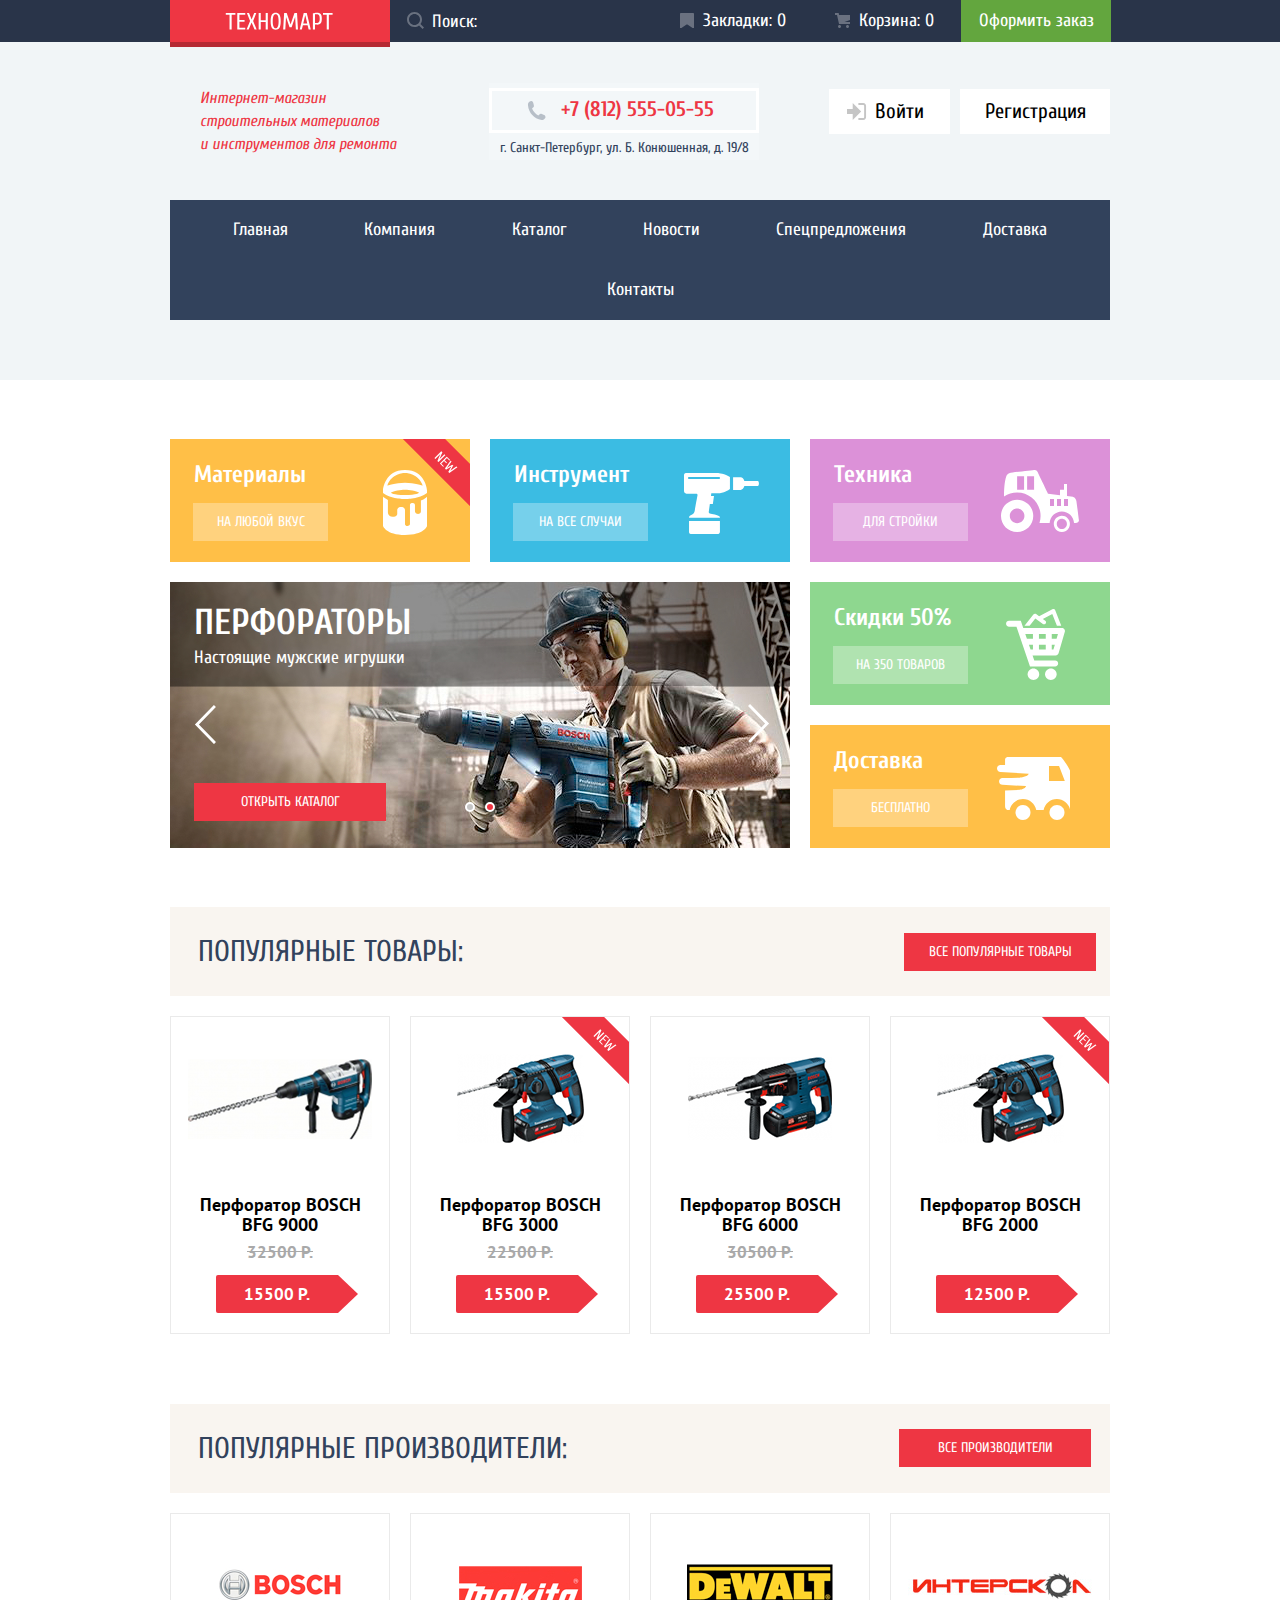
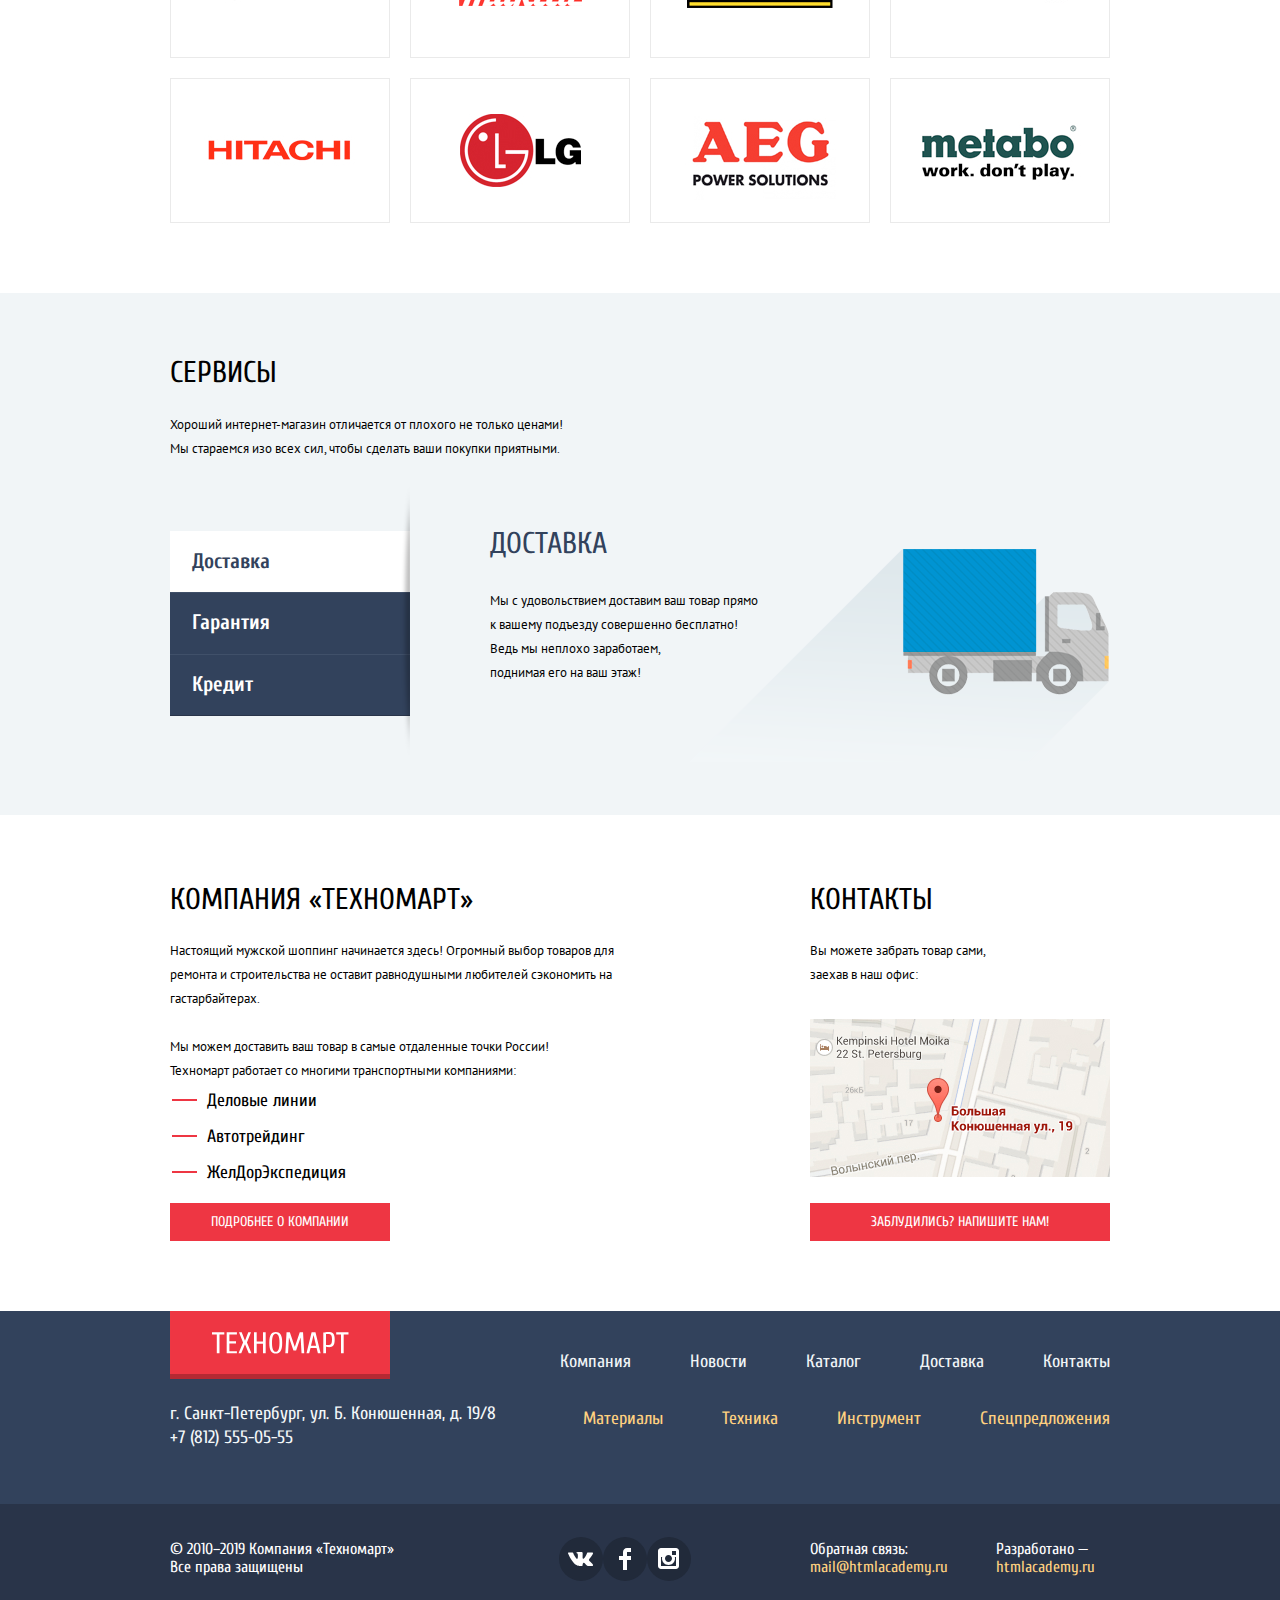
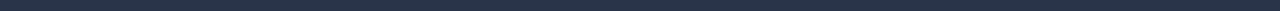
<file: index.html>
<!DOCTYPE html>
<html class="page" lang="ru">

<head>
  <meta charset="utf-8">
  <link rel="stylesheet"
    href="https://fonts.googleapis.com/css2?family=Cuprum:ital,wght@0,400;0,700;1,400;1,700&display=swap">
  <link rel="stylesheet"
    href="https://fonts.googleapis.com/css2?family=PT+Sans:ital,wght@0,400;0,700;1,400;1,700&display=swap">
  <link rel="stylesheet" href="css/normalize.min.css">
  <link rel="stylesheet" href="css/style.min.css">
  <title>HTML Academy: Техномарт</title>
</head>

<body class="page-body">
  <header class="main-header">
    <div class="header-top-area-bar">
      <section class="header-top-area">
        <h2 class="visually-hidden">Информация для пользователя</h2>
        <a class="main-logo">
          <img src="img/logo-technomart.svg" height="18" width="108" alt="Логотип Техномарт">
        </a>
        <form class="header-search-form">
          <input class="search" type="search" id="search" placeholder="Поиск:">
          <svg width="17" height="17" viewBox="0 0 17 17" fill="none" xmlns="http://www.w3.org/2000/svg">
            <g opacity="0.3">
              <path fill-rule="evenodd" clip-rule="evenodd"
                d="M13.458 12.044L17 15.586L15.586 17L12.044 13.458C10.782 14.421 9.21 15 7.5 15C3.35786 15 0 11.6421 0 7.5C0 3.35786 3.35786 0 7.5 0C11.6421 0 15 3.35786 15 7.5C15.0001 9.14309 14.4581 10.7403 13.458 12.044ZM7.5 2C4.467 2 2 4.467 2 7.5C2.00331 10.5362 4.4638 12.9967 7.5 13C10.532 13 13 10.532 13 7.5C13 4.467 10.532 2 7.5 2Z"
                fill="currentColor" />
            </g>
          </svg>
          <label for="search" aria-label="Поле поиска"></label>
        </form>
        <a class="header-link mark" href=""> Закладки: 0 </a>
        <a class="header-link basket" href=""> Корзина: 0 </a>
        <a class="order-link" href=""> Оформить заказ </a>
      </section>
    </div>
    <section class="header-login-area">
      <h2 class="visually-hidden">Авторизация</h2>
      <p class="about"><i>Интернет-магазин<br> строительных материалов<br> и инструментов для ремонта</i></p>
      <div class="contacts-header">
        <a class="phone-header" href="tel:+78125550555">+7 (812) 555-05-55</a>
        <p class="header-address">г. Санкт-Петербург, ул. Б. Конюшенная, д. 19/8</p>
      </div>
      <div class="enter-index">
        <a class="enter-link enter" href="">
          <svg width="20" height="17" viewBox="0 0 20 17" fill="none" xmlns="http://www.w3.org/2000/svg">
            <path class="enter-path" d="M14.1667 8.5L5.71429 0V6H0V11H5.71429V17L14.1667 8.5Z" fill="currentColor" />
            <path class="enter-path"
              d="M16.1771 15.01H11.3895V17H16.1771C18.2514 17 19.0381 15.19 19.0619 13.974V3.028C19.0381 1.811 18.2514 0 16.1771 0H11.3895V1.99H16.1771C16.9762 1.99 17.1219 2.671 17.1391 3.047V13.951C17.1229 14.327 16.9762 15.01 16.1771 15.01Z"
              fill="currentColor" />
          </svg>
          Войти</a>
        <a class="enter-link" href="">Регистрация</a>
      </div>
    </section>
    <nav class="main-nav">
      <ul class="site-navigation">
        <li class="site-navigation-item"><a class="site-navigation-link" href="index.html">Главная</a></li>
        <li class="site-navigation-item"><a class="site-navigation-link" href="#company">Компания </a></li>
        <li class="site-navigation-item"><a class="site-navigation-link" href="catalog.html">Каталог</a></li>
        <li class="site-navigation-item"><a class="site-navigation-link" href="">Новости</a></li>
        <li class="site-navigation-item"><a class="site-navigation-link" href="#promo">Спецпредложения</a></li>
        <li class="site-navigation-item"><a class="site-navigation-link" href="#delivery">Доставка</a></li>
        <li class="site-navigation-item"><a class="site-navigation-link" href="#contacts">Контакты</a></li>
      </ul>
    </nav>
  </header>
  <main class="container">
    <h1 class="visually-hidden">Техномарт</h1>
    <section class="promo" id="promo">
      <h2 class="visually-hidden">Промо-блок</h2>
      <div class="promo-box promo-box-material item-show">
        <div class="item-new">
          <img src="img/catalog-new.png" alt="Новый товар" width="70" height="70">
        </div>
        <h3 class="promo-box-title">Материалы</h3>
        <a class="promo-box-button" href="">На любой вкус</a>
      </div>
      <div class="promo-box promo-box-tools">
        <h3 class="promo-box-title">Инструмент</h3>
        <a class="promo-box-button" href="">На все случаи </a>
      </div>
      <div class="promo-box promo-box-technic">
        <h3 class="promo-box-title">Техника</h3>
        <a class="promo-box-button" href="">Для стройки</a>
      </div>
      <div class="promo-box promo-box-sale">
        <h3 class="promo-box-title">Скидки 50%</h3>
        <a class="promo-box-button" href="">На 350 товаров</a>
      </div>
      <div class="promo-box promo-box-del">
        <h3 class="promo-box-title">Доставка</h3>
        <a class="promo-box-button" href=""> Бесплатно</a>
      </div>
      <div class="promo-slider">
        <ul class="promo-slider-list">
          <li class="promo-slider-item" id="perf">
            <div class="slide-description">
              <h3 class="promo-slider-title">ПЕРФОРАТОРЫ</h3>
              <p class="promo-slider-text">Настоящие мужские игрушки</p>
            </div>
            <a class="button" href="catalog.html">Открыть каталог</a>
          </li>
          <li class="promo-slider-item slide" id="drill">
            <div class="slide-description">
              <h3 class="promo-slider-title">ДРЕЛИ</h3>
              <p class="promo-slider-text">Соседям на радость</p>
            </div>
            <a class="button" href="catalog.html">Открыть каталог</a>
          </li>
        </ul>
        <div class="slider-inputs">
          <a class="slide-input-1" href="#perf"></a>
          <a class="slide-input-2" href="#drill"></a>
        </div>
        <div class="slider-controls">
          <button class="slider-button button-left" type="button" aria-label="Предыдущий слайд"><svg width="22"
              height="40" viewBox="0 0 22 40" fill="none" xmlns="http://www.w3.org/2000/svg">
              <path
                d="M2.07568 39.0586L0.0775051 37.0108L17.0931 19.564L0.0220261 2.06249L2.02116 0.0146904L21.0894 19.564L2.07568 39.0586Z"
                fill="white" />
            </svg></button>
          <button class="slider-button button-right" type="button" aria-label="Следующий слайд"><svg width="22"
              height="40" viewBox="0 0 22 40" fill="none" xmlns="http://www.w3.org/2000/svg">
              <path
                d="M2.07568 39.0586L0.0775051 37.0108L17.0931 19.564L0.0220261 2.06249L2.02116 0.0146904L21.0894 19.564L2.07568 39.0586Z"
                fill="white" />
            </svg></button>
        </div>
      </div>
    </section>
    <section class="popular-container">
      <div class="popular">
        <h2 class="title-pop">Популярные товары:</h2>
        <a class="button" href="">Все популярные товары</a>
      </div>
      <ul class="item-list">
        <li class="product-item">
          <div class="item-new">
            <img src="img/catalog-new.png" alt="Новый товар" width="70" height="70">
          </div>
          <div class="product-img"><img src="img/perf-9000.png" height="164" width="184"
              alt="Перфоратор BOSCH BFG 9000">
          </div>
          <div class="product-description">
            <a class="product-link" href="">Перфоратор BOSCH BFG 9000</a>
            <p class="price-old">32500 Р.</p>
            <p class="price-new">15500 Р.</p>
          </div>
          <div class="button-catalog">
            <button class="button-catalog-buy" type="button" tabindex="0">Купить</button>
            <button class="button-catalog-tab" type="button">В Закладки</button>
          </div>
        </li>
        <li class="product-item item-show">
          <div class="item-new">
            <img src="img/catalog-new.png" alt="Новый товар" width="70" height="70">
          </div>
          <div class="product-img"><img src="img/perf-3000.png" height="112" width="127"
              alt="Перфоратор BOSCH BFG 3000">
          </div>
          <div class="product-description">
            <a class="product-link" href="">Перфоратор BOSCH BFG 3000</a>
            <p class="price-old">22500 Р.</p>
            <p class="price-new">15500 Р.</p>
          </div>
          <div class="button-catalog">
            <button class="button-catalog-buy" type="button" tabindex="0">Купить</button>
            <button class="button-catalog-tab" type="button">В Закладки</button>
          </div>
        </li>
        <li class="product-item">
          <div class="item-new">
            <img src="img/catalog-new.png" alt="Новый товар" width="70" height="70">
          </div>
          <div class="product-img"><img src="img/perf-6000.png" height="128" width="144"
              alt="Перфоратор BOSCH BFG 6000">
          </div>
          <div class="product-description">
            <a class="product-link" href="">Перфоратор BOSCH BFG 6000</a>
            <p class="price-old">30500 Р.</p>
            <p class="price-new">25500 Р.</p>
          </div>
          <div class="button-catalog">
            <button class="button-catalog-buy" type="button" tabindex="0">Купить</button>
            <button class="button-catalog-tab" type="button">В Закладки</button>
          </div>
        </li>
        <li class="product-item  item-show">
          <div class="item-new">
            <img src="img/catalog-new.png" alt="Новый товар" width="70" height="70">
          </div>
          <div class="product-img"><img src="img/perf-2000.png" height="112" width="127"
              alt="Перфоратор BOSCH BFG 2000">
          </div>
          <div class="product-description">
            <a class="product-link" href="">Перфоратор BOSCH BFG 2000</a>
            <p class="price-new">12500 Р.</p>
          </div>
          <div class="button-catalog">
            <button class="button-catalog-buy" type="button" tabindex="0">Купить</button>
            <button class="button-catalog-tab" type="button">В Закладки</button>
          </div>
        </li>
      </ul>
    </section>
    <section class="popular-container-maker">
      <div class="popular">
        <h2 class="title-pop">Популярные производители:</h2>
        <a class="button button-maker" href="">Все производители </a>
      </div>
      <ul class="item-list">
        <li class="popular-maker-item">
          <a class="popular-maker-link" href="">
            <img src="img/boch.jpg" height="37" width="126" alt="bosch">
          </a>
        </li>
        <li class="popular-maker-item">
          <a class="popular-maker-link" href="">
            <img src="img/makita.jpg" height="40" width="123" alt="Makita">
          </a>
        </li>
        <li class="popular-maker-item">
          <a class="popular-maker-link" href="">
            <img src="img/dewalt.jpg" height="44" width="146" alt="DeWALT">
          </a>
        </li>
        <li class="popular-maker-item">
          <a class="popular-maker-link" href="">
            <img src="img/interskop.jpg" height="76" width="200" alt="Интерскол">
          </a>
        </li>
        <li class="popular-maker-item">
          <a class="popular-maker-link" href="">
            <img src="img/hitachi.jpg" height="31" width="169" alt="Hitachi">
          </a>
        </li>
        <li class="popular-maker-item">
          <a class="popular-maker-link" href="">
            <img src="img/lg.jpg" height="73" width="121" alt="LG">
          </a>
        </li>
        <li class="popular-maker-item">
          <a class="popular-maker-link" href="">
            <img src="img/aeg.jpg" height="98" width="151" alt="AEG">
          </a>
        </li>
        <li class="popular-maker-item">
          <a class="popular-maker-link" href="">
            <img src="img/metabo.jpg" height="73" width="206" alt="Metabo">
          </a>
        </li>
      </ul>
    </section>
    <div class="services-container">
      <section class="services">
        <h2 class="title">Сервисы</h2>
        <p class="service-description">Хороший интернет-магазин отличается от плохого не только ценами!<br> Мы стараемся
          изо всех сил, чтобы сделать ваши покупки приятными.</p>
        <div class="services-item-list">
          <ul class="item-list">
            <li class="services-list-item services-list-active"><a class="services-link" href="#delivery">Доставка</a>
            </li>
            <li class="services-list-item"><a class="services-link" href="#guaranty">Гарантия</a></li>
            <li class="services-list-item"><a class="services-link" href="#credit">Кредит</a></li>
          </ul>
          <ul class="item-list">
            <li class="services-description-item" id="delivery">
              <h3 class="title-pop">Доставка</h3>
              <p class="description">Мы с удовольствием доставим ваш товар прямо<br>
                к вашему подъезду совершенно бесплатно!<br>
                Ведь мы неплохо заработаем,<br>
                поднимая его на ваш этаж!</p>
            </li>
            <li class="services-description-item services-description-none" id="guaranty">
              <h3 class="title-pop">Гарантия</h3>
              <p class="description">Если купленный у нас товар поломается или заискрит,<br> а также в случае пожара,
                спровоцированного его<br> возгоранием, вы всегда можете быть уверены в нашей<br> гарантии. Мы обменяем
                сгоревший товар на новый.<br> Дом уж восстановите как-нибудь сами.</p>
            </li>
            <li class="services-description-item services-description-none" id="credit">
              <h3 class="title-pop">Кредит</h3>
              <p class="description">Залезть в долговую яму стало проще!<br> Кредитные консультанты придут вам на
                помощь.
              </p>
              <a class="button" href="">Отправить заявку</a>
            </li>
          </ul>
        </div>
      </section>
    </div>
    <div class="index-columns">
      <section class="company" id="company">
        <h2 class="title">Компания «Техномарт»</h2>
        <p class="description">Настоящий мужской шоппинг начинается здесь! Огромный выбор товаров для<br> ремонта и
          строительства не оставит равнодушными любителей сэкономить на<br> гастарбайтерах. </p>
        <p class="description"> Мы можем доставить
          ваш товар в самые отдаленные точки России!<br> Техномарт работает со многими транспортными компаниями:</p>
        <ul class="item-list">
          <li class="transport-item">Деловые линии</li>
          <li class="transport-item">Автотрейдинг</li>
          <li class="transport-item">ЖелДорЭкспедиция</li>
        </ul>
        <a class="button" href="">Подробнее о компании</a>
      </section>
      <section class="contacts-main" id="contacts">
        <h2 class="title">Контакты</h2>
        <p class="description">Вы можете забрать товар сами,<br>
          заехав в наш офис:</p>
        <a href="https://goo.gl/maps/5kL47iT315NvSHKu6">
          <img class="map-pop" src="img/map.jpg" height="158" width="300" alt="ул. Большая конюшенная, 19">
        </a>
        <a class="button write" href="">Заблудились? Напишите нам!</a>
      </section>
    </div>
  </main>
  <footer class="main-footer">
    <section class="footer-nav">
      <h2 class="visually-hidden">Основная информация</h2>
      <div class="footer-nav-logo">
        <a class="logo-footer" href="index.html">
          <img src="img/logo.svg" height="68" width="220" alt="Логотип Техномарт">
        </a>
        <p class="footer-address">г. Санкт-Петербург, ул. Б. Конюшенная, д. 19/8<br><a class="phone-footer"
            href="tel:+78125550555">+7 (812) 555-05-55</a></p>
      </div>
      <div class="footer-item-list">
        <ul class="item-list">
          <li><a class="footer-nav-link" href="">Компания</a></li>
          <li><a class="footer-nav-link" href="">Новости</a></li>
          <li><a class="footer-nav-link" href="catalog.html">Каталог</a></li>
          <li><a class="footer-nav-link" href="">Доставка</a></li>
          <li><a class="footer-nav-link" href="">Контакты</a></li>
        </ul>
        <ul class="item-list">
          <li><a class="footer-add-link" href="">Материалы</a></li>
          <li><a class="footer-add-link" href="">Техника</a></li>
          <li><a class="footer-add-link" href="">Инструмент</a></li>
          <li><a class="footer-add-link" href="">Спецпредложения</a></li>
        </ul>
      </div>
    </section>
    <section class="footer-contacts">
      <div class="footer-inf">
        <h2 class="visually-hidden">Обратная связь</h2>
        <p class="footer-information"> © 2010–2019 Компания «Техномарт»<br>Все права защищены</p>
        <ul class="item-list">
          <li class="social-item">
            <a class="social-button" href="">
              <span class="visually-hidden">Вконтакте</span>
              <svg width="26" height="15" viewBox="0 0 26 15" fill="none" xmlns="http://www.w3.org/2000/svg">
                <path
                  d="M15.5403 11.7281C16.4609 11.4384 17.6396 13.6406 18.8943 14.4834C19.8361 15.1219 20.5573 14.9841 20.5573 14.9841L23.9017 14.9372C23.9017 14.9372 25.6495 14.8322 24.8233 13.4803C24.7549 13.3678 24.3389 12.4781 22.334 10.6472C20.2376 8.73186 20.5217 9.04218 23.0456 5.73093C24.5835 3.71249 25.1988 2.47968 25.0062 1.95468C24.8213 1.44936 23.6918 1.58061 23.6918 1.58061L19.9237 1.60593C19.5568 1.60686 19.2458 1.71749 19.1042 2.08874C19.1013 2.09249 18.5062 3.65061 17.7127 4.9753C16.0362 7.77749 15.367 7.92655 15.0896 7.75124C14.4531 7.3453 14.6139 6.1228 14.6139 5.25374C14.6139 2.5378 15.0299 1.4053 13.7993 1.1128C13.3881 1.0153 13.0876 0.951552 12.039 0.942177C10.6985 0.922489 9.5603 0.942177 8.91511 1.25061C8.4866 1.45968 8.15822 1.91811 8.35756 1.94436C8.60793 1.97718 9.16934 2.09436 9.46978 2.49374C9.85593 3.01124 9.84437 4.17093 9.84437 4.17093C9.84437 4.17093 10.0649 7.36874 9.32437 7.7653C8.81593 8.03718 8.12067 7.48218 6.62519 4.9378C5.86156 3.63655 5.28474 2.19843 5.28474 2.19843C5.28474 2.19843 5.17304 1.93124 4.97082 1.78499C4.73008 1.61155 4.39304 1.55624 4.39304 1.55624L0.816594 1.57874C0.816594 1.57874 0.279261 1.59374 0.0818532 1.82436C-0.0934061 2.02874 0.0674088 2.45061 0.0674088 2.45061C0.0674088 2.45061 2.86867 8.90155 6.04067 12.1509C8.94882 15.1341 12.2537 14.9362 12.2537 14.9362H13.7511C13.7511 14.9362 14.2027 14.8856 14.4339 14.6437C14.6496 14.4187 14.6399 13.9959 14.6399 13.9959C14.6399 13.9959 14.6101 12.0187 15.5403 11.7281Z"
                  fill="white" />
              </svg>
            </a>
          </li>
          <li class="social-item">
            <a class="social-button" href="">
              <span class="visually-hidden">Фейсбук</span>
              <svg width="12" height="22" viewBox="0 0 12 22" fill="none" xmlns="http://www.w3.org/2000/svg">
                <path d="M12 4V0H8C5.79086 0 4 1.79086 4 4V8H0V12H4V22H8V12H12V8H8V4H12Z" fill="white" />
              </svg>
            </a>
          </li>
          <li class="social-item">
            <a class="social-button" href="">
              <span class="visually-hidden">Инстаграм</span>
              <svg width="21" height="21" viewBox="0 0 21 21" fill="none" xmlns="http://www.w3.org/2000/svg">
                <path fill-rule="evenodd" clip-rule="evenodd"
                  d="M3 0H18C19.65 0 21 1.35 21 3V18C21 19.65 19.65 21 18 21H3C1.35 21 0 19.65 0 18V3C0 1.35 1.35 0 3 0ZM14 10.5C14 8.57 12.43 7 10.5 7C8.57 7 7 8.57 7 10.5C7 12.43 8.57 14 10.5 14C12.43 14 14 12.43 14 10.5ZM3 18V9H4.181C4.0626 9.49127 4.00186 9.99467 4 10.5C4 14.0899 6.91015 17 10.5 17C14.0899 17 17 14.0899 17 10.5C16.9986 9.99464 16.9379 9.49118 16.819 9H18V18H3ZM14 7H18V3H14V7Z"
                  fill="white" />
              </svg>
            </a>
          </li>
        </ul>
        <div class="footer-mail">
          <p class="footer-information">Обратная связь:<br><a class="contacts"
              href="mailto:mail@htmlacademy.ru">mail@htmlacademy.ru</a></p>
          <p class="footer-information">Разработано —<br>
            <a class="contacts" href="https://htmlacademy.ru/intensive/htmlcss">htmlacademy.ru</a></p>
        </div>
      </div>
    </section>
  </footer>


  <section class="modal modal-write" aria-modal="true" role="dialog" tabindex="-1" aria-labelledby="modal-window-write">
    <h2 class="visually-hidden" id="modal-window-write">Напишите нам</h2>
    <form class="write-form" action="https://echo.htmlacademy.ru" method="post">
      <p class="personal-lable">
        <label class="write-label" for="name">Ваше имя:<br>
          <input class="name-write" type="text" id="name" placeholder="Имя Фамилия" autofocus></label>
        <label class="write-label" for="email">Ваш e-mail:
          <input class="email-write" type="email" id="email" placeholder="email@example.com"></label>
      </p>
      <p class="textarea-form">
        <label class="write-label" for="letter">Текст письма:</label>
        <textarea name="letter" id="letter" rows="4" cols="70" placeholder="В свободной форме"></textarea>
      </p>
      <button type="submit" class="button">отправить</button>
    </form>
    <button class="modal-close" type="button" aria-label="Закрыть"></button>
  </section>

  <section class="modal modal-map" aria-modal="true" role="dialog" tabindex="-1" aria-labelledby="modal-window-map">
    <h2 class="visually-hidden" id="modal-window-map">Как до нас добраться</h2>
    <iframe
      src="https://www.google.com/maps/embed?pb=!1m18!1m12!1m3!1d1998.6036253002978!2d30.320858715906574!3d59.938719169054394!2m3!1f0!2f0!3f0!3m2!1i1024!2i768!4f13.1!3m3!1m2!1s0x4696310fca145cc1%3A0x42b32648d8238007!2z0JHQvtC70YzRiNCw0Y8g0JrQvtC90Y7RiNC10L3QvdCw0Y8g0YPQuy4sIDE5LzgsINCh0LDQvdC60YIt0J_QtdGC0LXRgNCx0YPRgNCzLCAxOTExODY!5e0!3m2!1sru!2sru!4v1602355637912!5m2!1sru!2sru"
      width="943" height="449" style="border:0;" allowfullscreen
      title="Офис компании по адресу ул. Большая Конюшенная 19/8, Санкт-Петербург" aria-hidden="false"
      tabindex="0"></iframe>
    <button class="modal-close" type="button" aria-label="Закрыть"></button>
  </section>

  <script src="js/form.min.js"></script>
  <script src="js/map.min.js"></script>
</body>
</file>
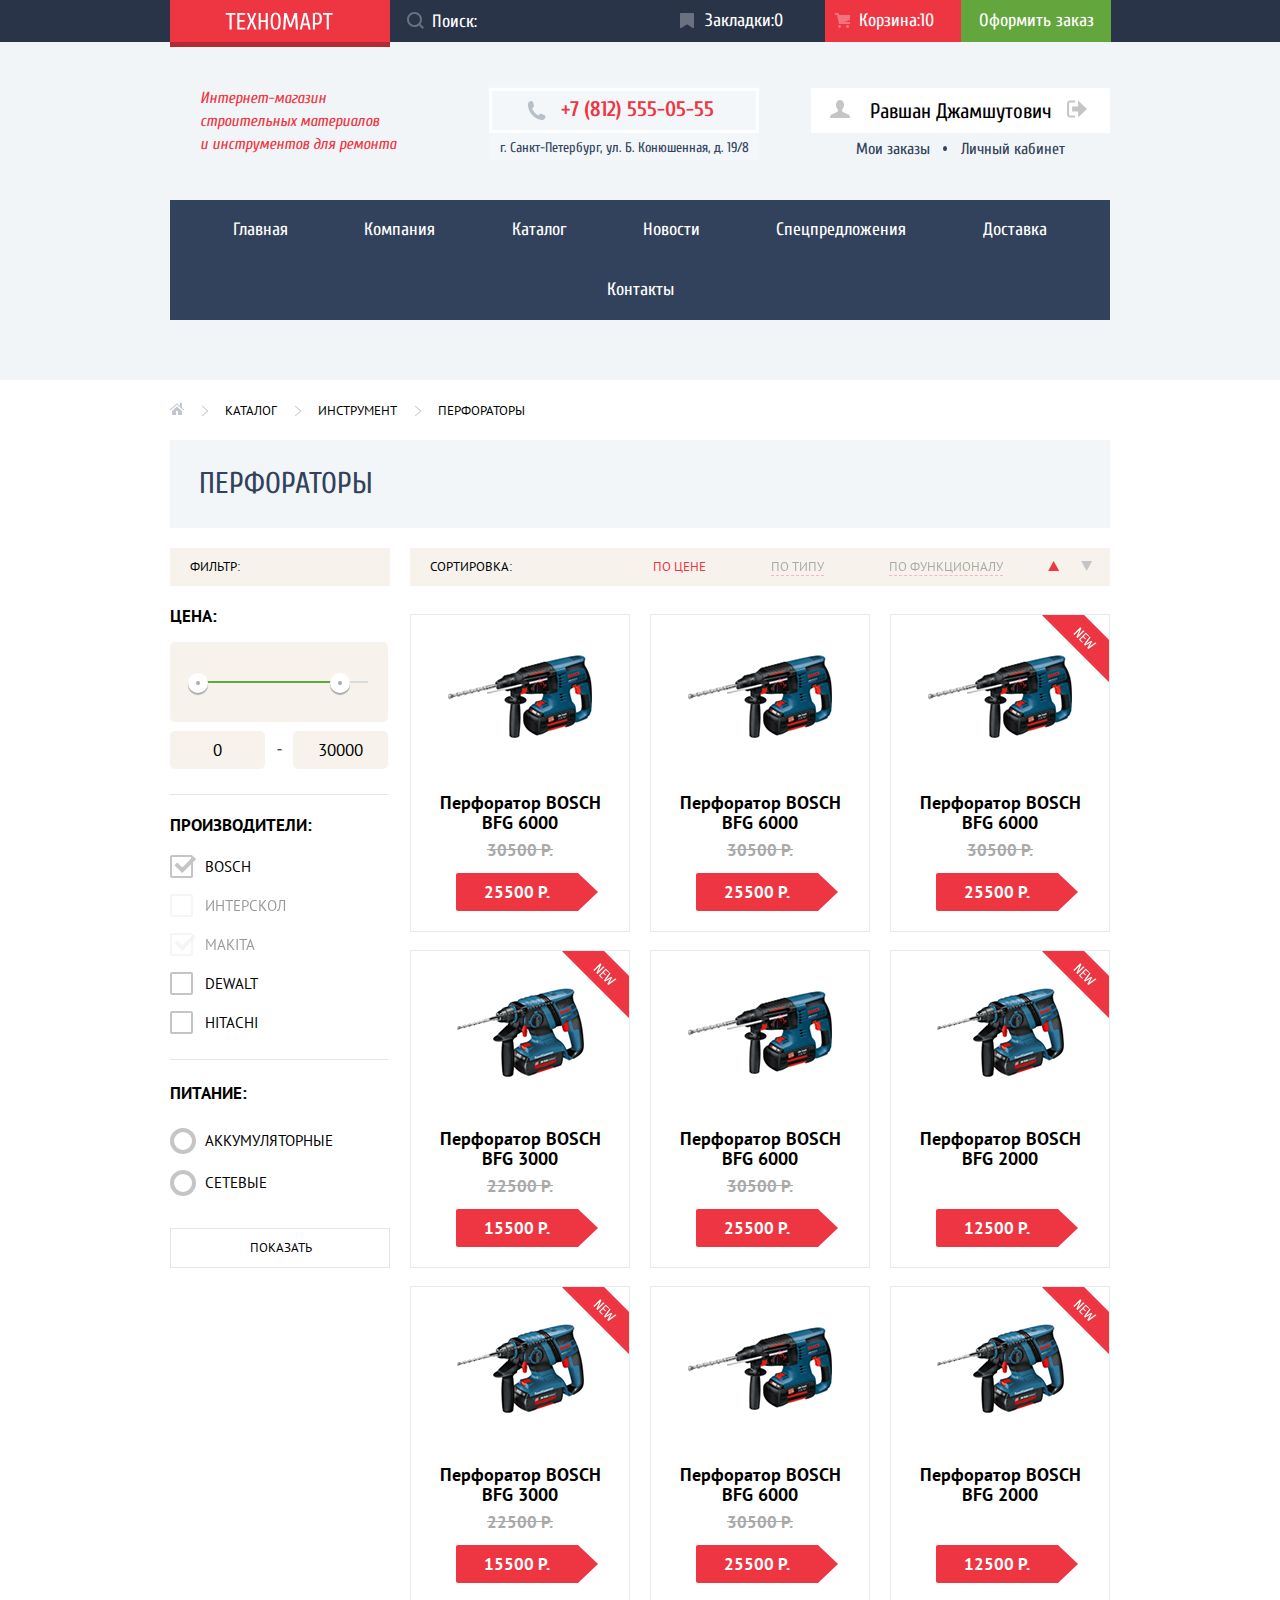
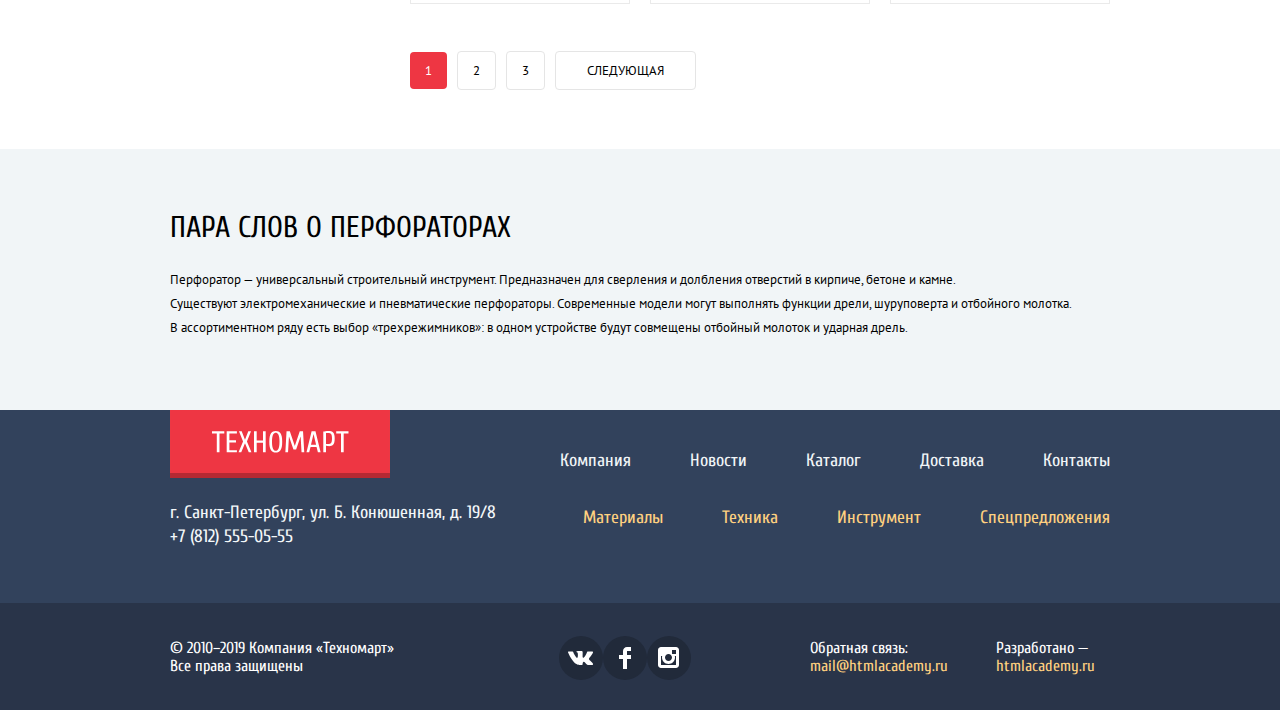
<file: catalog.html>
<!DOCTYPE html>
<html lang="ru">

<head>
  <meta charset="utf-8">
  <link rel="stylesheet"
    href="https://fonts.googleapis.com/css2?family=Cuprum:ital,wght@0,400;0,700;1,400;1,700&display=swap">
  <link rel="stylesheet"
    href="https://fonts.googleapis.com/css2?family=PT+Sans:ital,wght@0,400;0,700;1,400;1,700&display=swap">
  <link rel="stylesheet" href="css/normalize.min.css">
  <link rel="stylesheet" href="css/style.min.css">
  <title>Техномарт каталог магазина</title>
</head>

<body class="page-body">
  <header class="main-header">
    <div class="header-top-area-bar">
      <section class="header-top-area">
        <h2 class="visually-hidden">Информация для пользователя</h2>
        <a class="main-logo" href="index.html">
          <img src="img/logo-technomart.svg" height="18" width="108" alt="Логотип Техномарт">
        </a>
        <form class="header-search-form">
          <input class="search" type="search" id="search" placeholder="Поиск:">
          <svg width="17" height="17" viewBox="0 0 17 17" fill="none" xmlns="http://www.w3.org/2000/svg">
            <g opacity="0.3">
              <path fill-rule="evenodd" clip-rule="evenodd"
                d="M13.458 12.044L17 15.586L15.586 17L12.044 13.458C10.782 14.421 9.21 15 7.5 15C3.35786 15 0 11.6421 0 7.5C0 3.35786 3.35786 0 7.5 0C11.6421 0 15 3.35786 15 7.5C15.0001 9.14309 14.4581 10.7403 13.458 12.044ZM7.5 2C4.467 2 2 4.467 2 7.5C2.00331 10.5362 4.4638 12.9967 7.5 13C10.532 13 13 10.532 13 7.5C13 4.467 10.532 2 7.5 2Z"
                fill="currentColor" />
            </g>
          </svg>
          <label for="search" aria-label="Поле поиска"></label>
        </form>
        <a class="header-link mark" href=""> Закладки:0 </a>
        <a class="header-link basket count" href=""> Корзина:10 </a>
        <a class="order-link" href=""> Оформить заказ </a>
      </section>
    </div>
    <section class="header-login-area">
      <h2 class="visually-hidden">Авторизация</h2>
      <p class="about"><i>Интернет-магазин<br> строительных материалов<br> и инструментов для ремонта</i></p>
      <div class="contacts-header">
        <a class="phone-header" href="tel:+78125550555">+7 (812) 555-05-55</a>
        <p class="header-address">г. Санкт-Петербург, ул. Б. Конюшенная, д. 19/8</p>
      </div>
      <div class="enter-index">
        <div class="enter-link person-link">
          <a class="person" href="">
            Равшан Джамшутович
          </a>
          <a class="exit" href="" aria-label="Покинуть страницу">
            <svg width="20" height="18" viewBox="0 0 20 18" fill="none" xmlns="http://www.w3.org/2000/svg">
              <path d="M20 9L11.125 0.5V6.5H5.125V11.5H11.125V17.5L20 9Z" fill="currentColor" />
              <path
                d="M2.10601 14.452V3.548C2.12401 3.172 2.27701 2.491 3.11601 2.491H8.14301V0.5H3.11601C0.938006 0.5 0.112006 2.31 0.0870056 3.527V14.473C0.112006 15.689 0.938006 17.5 3.11601 17.5H8.14301V15.51H3.11601C2.27701 15.51 2.12401 14.827 2.10601 14.452Z"
                fill="currentColor" />
            </svg>
          </a>
        </div>
        <div class="personal-links">
          <a class="personal" href="">Мои заказы</a>
          <a class="personal" href="">Личный кабинет</a>
        </div>
      </div>
    </section>
    <nav class="main-nav">
      <ul class="site-navigation">
        <li class="site-navigation-item"><a class="site-navigation-link" href="index.html">Главная</a></li>
        <li class="site-navigation-item"><a class="site-navigation-link" href="#company">Компания </a></li>
        <li class="site-navigation-item"><a class="site-navigation-link" href="catalog.html">Каталог</a></li>
        <li class="site-navigation-item"><a class="site-navigation-link" href="">Новости</a></li>
        <li class="site-navigation-item"><a class="site-navigation-link" href="#promo">Спецпредложения</a></li>
        <li class="site-navigation-item"><a class="site-navigation-link" href="#delivery">Доставка</a></li>
        <li class="site-navigation-item"><a class="site-navigation-link" href="#contacts">Контакты</a></li>
      </ul>
    </nav>
  </header>
  <main class="container">
    <div class="wrapper">
      <ul class="item-list breadcrumbs-list">
        <li><a class="breadcrumbs" href="index.html" aria-label="Главная страница">
            <svg width="14" height="12" viewBox="0 0 14 12" fill="none" xmlns="http://www.w3.org/2000/svg">
              <path d="M2 7.99999V12H6V7.99999H8V12H12V7.99999L7 3.51599L2 7.99999Z" fill="#C1C6CE" />
              <path
                d="M13.831 6.365L12 4.751V0H9.99998V2.987L7.33198 0.635C7.31198 0.618 7.28898 0.612 7.26798 0.598C7.24294 0.579705 7.21614 0.56396 7.18798 0.551C7.15708 0.540195 7.12529 0.532163 7.09298 0.527C7.06198 0.521 7.03198 0.515 6.99998 0.515C6.96898 0.515 6.93898 0.521 6.90798 0.527C6.87551 0.531919 6.84366 0.5403 6.81298 0.552C6.78498 0.563 6.75998 0.581 6.73298 0.598C6.71198 0.612 6.68798 0.618 6.66898 0.635L0.170976 6.365C0.0162401 6.50291 -0.0375953 6.72187 0.0355474 6.9158C0.10869 7.10974 0.293707 7.23862 0.500976 7.24C0.622907 7.24035 0.740711 7.19586 0.831976 7.115L6.99998 1.677L13.169 7.115C13.3778 7.27913 13.6784 7.25178 13.8542 7.05265C14.0299 6.85352 14.0198 6.55183 13.831 6.365Z"
                fill="#C1C6CE" />
            </svg>
          </a></li>
        <li><a class="breadcrumbs" href="">Каталог</a></li>
        <li><a class="breadcrumbs" href="">Инструмент</a></li>
        <li class="breadcrumbs-current"><a class="breadcrumbs" href="">Перфораторы</a></li>
      </ul>
      <h1 class="title-pop-catalog">Перфораторы</h1>

      <section class="filter-catalog">
        <h2 class="sort-header">Фильтр:</h2>
        <form class="filter" method="GET" action="https://echo.htmlacademy.ru/" target="_blank">
          <fieldset>
            <legend>Цена:</legend>
            <div class="range-filter">
              <div class="range-controls">
                <div class="scale">
                  <div class="bar"></div>
                </div>
                <div class="toggle toggle-min" tabindex="0" aria-valuemax="30000.0" aria-valuemin="0.0"
                  aria-valuenow="0.0" aria-label="Минимальная стоимость 0 рублей" role="slider"></div>
                <div class="toggle toggle-max" tabindex="0" aria-valuemax="30000.0" aria-valuemin="0.0"
                  aria-valuenow="0.0" aria-label="Максимальная стоимость 30000 рублей" role="slider"></div>
              </div>
              <div class="price-controls">
                <label class="min-price" aria-label="Минимальная стоимость 0 рублей">
                  <input type="number" name="min-price" value="0">
                </label>
                -
                <label class="max-price" aria-label="Максимальная стоимость 30000 рублей">
                  <input type="number" name="max-price" value="30000">
                </label>
              </div>
            </div>

          </fieldset>
          <fieldset class="filter-fieldset">
            <legend>Производители:</legend>
            <ul class="item-list">
              <li class="filter-option filter-checkbox">
                <input class="visually-hidden filter-input-checkbox" type="checkbox" id="bosch" name="bosch" checked>
                <label for="bosch">bosch</label>
              </li>
              <li class="filter-option filter-checkbox">
                <input class="visually-hidden filter-input-checkbox" type="checkbox" id="interskol" name="interskol"
                  disabled>
                <label for="interskol">интерскол</label>
              </li>
              <li class="filter-option filter-checkbox">
                <input class="visually-hidden filter-input-checkbox" type="checkbox" id="makita" name="makita" checked
                  disabled>
                <label for="makita">makita</label>
              </li>
              <li class="filter-option filter-checkbox">
                <input class="visually-hidden filter-input-checkbox" type="checkbox" id="dewalt" name="dewalt">
                <label for="dewalt">dewalt</label>
              </li>
              <li class="filter-option filter-checkbox">
                <input class="visually-hidden filter-input-checkbox" type="checkbox" id="hitachi" name="hitachi">
                <label for="hitachi">hitachi</label>
              </li>
            </ul>
          </fieldset>
          <fieldset class="current-fieldset filter-fieldset">
            <legend>Питание:</legend>
            <ul class="item-list">
              <li class="filter-option filter-radio">
                <input class="visually-hidden filter-input-radio" type="radio" name="product-group" id="filter-battery">
                <label for="filter-battery">аккумуляторные</label>
              </li>
              <li class="filter-option filter-radio">
                <input class="visually-hidden filter-input-radio" type="radio" name="product-group" id="filter-chain">
                <label for="filter-chain">сетевые</label>
              </li>
            </ul>
          </fieldset>
          <button type="submit" class="filter-button">Показать</button>
        </form>
      </section>
      <section class="sort">
        <h2 class="sort-header">СОРТИРОВКА:</h2>
        <ul class="item-list">
          <li><a class="sort-link use" href="">По цене</a></li>
          <li><a class="sort-link" href="">По типу</a></li>
          <li><a class="sort-link" href="">По функционалу</a></li>
        </ul>
        <div class="grow">
          <a class="grow-link use" href="" aria-label="По возрастанию">
            <svg width="12" height="10" viewBox="0 0 12 10" fill="none" xmlns="http://www.w3.org/2000/svg">
              <path d="M5.66235 0L11.1624 10L0.162354 10" fill="currentColor" />
            </svg>
          </a>
          <a class="grow-link" href="" aria-label="По убыванию">
            <svg width="12" height="10" viewBox="0 0 12 10" fill="none" xmlns="http://www.w3.org/2000/svg">
              <path d="M5.66235 10L0.162354 0H11.1624" fill="currentColor" />
            </svg>
          </a>
        </div>
      </section>
      <section class="popular-product">
        <h2 class="visually-hidden">Товары</h2>
        <ul class="item-list-catalog">
          <li class="product-item-catalog">
            <div class="item-new">
              <img src="img/catalog-new.png" alt="Новый товар" width="70" height="70">
            </div>
            <div class="product-img"><img src="img/perf-6000.png" height="128" width="144"
                alt="Перфоратор BOSCH BFG 6000">
            </div>
            <div class="product-description">
              <a class="product-link" href="">Перфоратор BOSCH BFG 6000</a>
              <p class="price-old">30500 Р.</p>
              <p class="price-new">25500 Р.</p>
            </div>
            <div class="button-catalog">
              <button class="button-catalog-buy" type="button" tabindex="0">Купить</button>
              <button class="button-catalog-tab" type="button">В Закладки</button>
            </div>
          </li>
          <li class="product-item-catalog">
            <div class="item-new">
              <img src="img/catalog-new.png" alt="Новый товар" width="70" height="70">
            </div>
            <div class="product-img"><img src="img/perf-6000.png" height="128" width="144"
                alt="Перфоратор BOSCH BFG 6000">
            </div>
            <div class="product-description">
              <a class="product-link" href="">Перфоратор BOSCH BFG 6000</a>
              <p class="price-old">30500 Р.</p>
              <p class="price-new">25500 Р.</p>
            </div>
            <div class="button-catalog">
              <button class="button-catalog-buy" type="button">Купить</button>
              <button class="button-catalog-tab" type="button">В Закладки</button>
            </div>
          </li>
          <li class="product-item-catalog item-show">
            <div class="item-new">
              <img src="img/catalog-new.png" alt="Новый товар" width="70" height="70">
            </div>
            <div class="product-img"><img src="img/perf-6000.png" height="128" width="144"
                alt="Перфоратор BOSCH BFG 6000">
            </div>
            <div class="product-description">
              <a class="product-link" href="">Перфоратор BOSCH BFG 6000</a>
              <p class="price-old">30500 Р.</p>
              <p class="price-new">25500 Р.</p>
            </div>
            <div class="button-catalog">
              <button class="button-catalog-buy" type="button">Купить</button>
              <button class="button-catalog-tab" type="button">В Закладки</button>
            </div>
          </li>
          <li class="product-item-catalog item-show">
            <div class="item-new">
              <img src="img/catalog-new.png" alt="Новый товар" width="70" height="70">
            </div>
            <div class="product-img"><img src="img/perf-3000.png" height="112" width="127"
                alt="Перфоратор BOSCH BFG 3000">
            </div>
            <div class="product-description">
              <a class="product-link" href="">Перфоратор BOSCH BFG 3000</a>
              <p class="price-old">22500 Р.</p>
              <p class="price-new">15500 Р.</p>
            </div>
            <div class="button-catalog">
              <button class="button-catalog-buy" type="button">Купить</button>
              <button class="button-catalog-tab" type="button">В Закладки</button>
            </div>
          </li>
          <li class="product-item-catalog">
            <div class="item-new">
              <img src="img/catalog-new.png" alt="Новый товар" width="70" height="70">
            </div>
            <div class="product-img"><img src="img/perf-6000.png" height="128" width="144"
                alt="Перфоратор BOSCH BFG 6000">
            </div>
            <div class="product-description">
              <a class="product-link" href="">Перфоратор BOSCH BFG 6000</a>
              <p class="price-old">30500 Р.</p>
              <p class="price-new">25500 Р.</p>
            </div>
            <div class="button-catalog">
              <button class="button-catalog-buy" type="button">Купить</button>
              <button class="button-catalog-tab" type="button">В Закладки</button>
            </div>
          </li>
          <li class="product-item-catalog item-show">
            <div class="item-new">
              <img src="img/catalog-new.png" alt="Новый товар" width="70" height="70">
            </div>
            <div class="product-img"><img src="img/perf-2000.png" height="112" width="127"
                alt="Перфоратор BOSCH BFG 2000">
            </div>
            <div class="product-description">
              <a class="product-link" href="">Перфоратор BOSCH BFG 2000</a>
              <p class="visually-hidden">old</p>
              <p class="price-new">12500 Р.</p>
            </div>
            <div class="button-catalog">
              <button class="button-catalog-buy" type="button">Купить</button>
              <button class="button-catalog-tab" type="button">В Закладки</button>
            </div>
          </li>
          <li class="product-item-catalog item-show">
            <div class="item-new">
              <img src="img/catalog-new.png" alt="Новый товар" width="70" height="70">
            </div>
            <div class="product-img"><img src="img/perf-3000.png" height="112" width="127"
                alt="Перфоратор BOSCH BFG 3000">
            </div>
            <div class="product-description">
              <a class="product-link" href="">Перфоратор BOSCH BFG 3000</a>
              <p class="price-old">22500 Р.</p>
              <p class="price-new">15500 Р.</p>
            </div>
            <div class="button-catalog">
              <button class="button-catalog-buy" type="button">Купить</button>
              <button class="button-catalog-tab" type="button">В Закладки</button>
            </div>
          </li>
          <li class="product-item-catalog">
            <div class="item-new">
              <img src="img/catalog-new.png" alt="Новый товар" width="70" height="70">
            </div>
            <div class="product-img"><img src="img/perf-6000.png" height="128" width="144"
                alt="Перфоратор BOSCH BFG 6000">
            </div>
            <div class="product-description">
              <a class="product-link" href="">Перфоратор BOSCH BFG 6000</a>
              <p class="price-old">30500 Р.</p>
              <p class="price-new">25500 Р.</p>
            </div>
            <div class="button-catalog">
              <button class="button-catalog-buy" type="button">Купить</button>
              <button class="button-catalog-tab" type="button">В Закладки</button>
            </div>
          </li>
          <li class="product-item-catalog item-show">
            <div class="item-new">
              <img src="img/catalog-new.png" alt="Новый товар" width="70" height="70">
            </div>
            <div class="product-img"><img src="img/perf-2000.png" height="112" width="127"
                alt="Перфоратор BOSCH BFG 2000">
            </div>
            <div class="product-description">
              <a class="product-link" href="">Перфоратор BOSCH BFG 2000</a>
              <p class="visually-hidden">old</p>
              <p class="price-new">12500 Р.</p>
            </div>
            <div class="button-catalog">
              <button class="button-catalog-buy" type="button">Купить</button>
              <button class="button-catalog-tab" type="button">В Закладки</button>
            </div>
          </li>
        </ul>
        <ul class="item-list-pages">
          <li><a class="pages active" href=""> 1 </a></li>
          <li><a class="pages" href=""> 2 </a></li>
          <li><a class="pages" href=""> 3 </a></li>
          <li><a class="pages next" href="">Следующая</a></li>
        </ul>
      </section>
    </div>
    <div class="background">
      <section class="services-catalog">
        <h2 class="title">ПАРА СЛОВ О ПЕРФОРАТОРАХ</h2>
        <p>Перфоратор — универсальный строительный инструмент. Предназначен для сверления и долбления отверстий в
          кирпиче,
          бетоне и камне.<br>
          Существуют электромеханические и пневматические перфораторы. Современные модели могут выполнять функции дрели,
          шуруповерта и отбойного молотка.<br>
          В ассортиментном ряду есть выбор «трехрежимников»: в одном устройстве будут совмещены отбойный молоток и
          ударная
          дрель.</p>
      </section>
    </div>
  </main>
  <footer class="main-footer">
    <section class="footer-nav">
      <h2 class="visually-hidden">Основная информация</h2>
      <div class="footer-nav-logo">
        <a class="logo-footer" href="index.html">
          <img src="img/logo.svg" height="68" width="220" alt="Логотип Техномарт">
        </a>
        <p class="footer-address">г. Санкт-Петербург, ул. Б. Конюшенная, д. 19/8<br><a class="phone-footer"
            href="tel:+78125550555">+7 (812) 555-05-55</a></p>
      </div>
      <div class="footer-item-list">
        <ul class="item-list">
          <li><a class="footer-nav-link" href="">Компания</a></li>
          <li><a class="footer-nav-link" href="">Новости</a></li>
          <li><a class="footer-nav-link" href="catalog.html">Каталог</a></li>
          <li><a class="footer-nav-link" href="">Доставка</a></li>
          <li><a class="footer-nav-link" href="">Контакты</a></li>
        </ul>
        <ul class="item-list">
          <li><a class="footer-add-link" href="">Материалы</a></li>
          <li><a class="footer-add-link" href="">Техника</a></li>
          <li><a class="footer-add-link" href="">Инструмент</a></li>
          <li><a class="footer-add-link" href="">Спецпредложения</a></li>
        </ul>
      </div>
    </section>
    <section class="footer-contacts">
      <div class="footer-inf">
        <h2 class="visually-hidden">Обратная связь</h2>
        <p class="footer-information"> © 2010–2019 Компания «Техномарт»<br>Все права защищены</p>
        <ul class="item-list">
          <li class="social-item">
            <a class="social-button" href="">
              <span class="visually-hidden">Вконтакте</span>
              <svg width="26" height="15" viewBox="0 0 26 15" fill="none" xmlns="http://www.w3.org/2000/svg">
                <path
                  d="M15.5403 11.7281C16.4609 11.4384 17.6396 13.6406 18.8943 14.4834C19.8361 15.1219 20.5573 14.9841 20.5573 14.9841L23.9017 14.9372C23.9017 14.9372 25.6495 14.8322 24.8233 13.4803C24.7549 13.3678 24.3389 12.4781 22.334 10.6472C20.2376 8.73186 20.5217 9.04218 23.0456 5.73093C24.5835 3.71249 25.1988 2.47968 25.0062 1.95468C24.8213 1.44936 23.6918 1.58061 23.6918 1.58061L19.9237 1.60593C19.5568 1.60686 19.2458 1.71749 19.1042 2.08874C19.1013 2.09249 18.5062 3.65061 17.7127 4.9753C16.0362 7.77749 15.367 7.92655 15.0896 7.75124C14.4531 7.3453 14.6139 6.1228 14.6139 5.25374C14.6139 2.5378 15.0299 1.4053 13.7993 1.1128C13.3881 1.0153 13.0876 0.951552 12.039 0.942177C10.6985 0.922489 9.5603 0.942177 8.91511 1.25061C8.4866 1.45968 8.15822 1.91811 8.35756 1.94436C8.60793 1.97718 9.16934 2.09436 9.46978 2.49374C9.85593 3.01124 9.84437 4.17093 9.84437 4.17093C9.84437 4.17093 10.0649 7.36874 9.32437 7.7653C8.81593 8.03718 8.12067 7.48218 6.62519 4.9378C5.86156 3.63655 5.28474 2.19843 5.28474 2.19843C5.28474 2.19843 5.17304 1.93124 4.97082 1.78499C4.73008 1.61155 4.39304 1.55624 4.39304 1.55624L0.816594 1.57874C0.816594 1.57874 0.279261 1.59374 0.0818532 1.82436C-0.0934061 2.02874 0.0674088 2.45061 0.0674088 2.45061C0.0674088 2.45061 2.86867 8.90155 6.04067 12.1509C8.94882 15.1341 12.2537 14.9362 12.2537 14.9362H13.7511C13.7511 14.9362 14.2027 14.8856 14.4339 14.6437C14.6496 14.4187 14.6399 13.9959 14.6399 13.9959C14.6399 13.9959 14.6101 12.0187 15.5403 11.7281Z"
                  fill="white" />
              </svg>
            </a>
          </li>
          <li class="social-item">
            <a class="social-button" href="">
              <span class="visually-hidden">Фейсбук</span>
              <svg width="12" height="22" viewBox="0 0 12 22" fill="none" xmlns="http://www.w3.org/2000/svg">
                <path d="M12 4V0H8C5.79086 0 4 1.79086 4 4V8H0V12H4V22H8V12H12V8H8V4H12Z" fill="white" />
              </svg>
            </a>
          </li>
          <li class="social-item">
            <a class="social-button" href="">
              <span class="visually-hidden">Инстаграм</span>
              <svg width="21" height="21" viewBox="0 0 21 21" fill="none" xmlns="http://www.w3.org/2000/svg">
                <path fill-rule="evenodd" clip-rule="evenodd"
                  d="M3 0H18C19.65 0 21 1.35 21 3V18C21 19.65 19.65 21 18 21H3C1.35 21 0 19.65 0 18V3C0 1.35 1.35 0 3 0ZM14 10.5C14 8.57 12.43 7 10.5 7C8.57 7 7 8.57 7 10.5C7 12.43 8.57 14 10.5 14C12.43 14 14 12.43 14 10.5ZM3 18V9H4.181C4.0626 9.49127 4.00186 9.99467 4 10.5C4 14.0899 6.91015 17 10.5 17C14.0899 17 17 14.0899 17 10.5C16.9986 9.99464 16.9379 9.49118 16.819 9H18V18H3ZM14 7H18V3H14V7Z"
                  fill="white" />
              </svg>
            </a>
          </li>
        </ul>
        <div class="footer-mail">
          <p class="footer-information">Обратная связь:<br><a class="contacts"
              href="mailto:mail@htmlacademy.ru">mail@htmlacademy.ru</a></p>
          <p class="footer-information">Разработано —<br>
            <a class="contacts" href="https://htmlacademy.ru/intensive/htmlcss">htmlacademy.ru</a></p>
        </div>
      </div>
    </section>
  </footer>

  <section class="modal modal-mark" role="dialog" tabindex="-1" aria-labelledby="modal-window">
    <h2 class="visually-hidden" id="modal-window">Оформить заказ или продолжить покупки</h2>
    <p>Товар добавлен в корзину!</p>
    <div class="button-div">
      <a class="button" href="">оформить заказ</a>
      <a class="button" href="">продолжить покупки</a>
    </div>
    <button class="modal-close" type="button" aria-label="Закрыть"></button>
  </section>

  <script src="js/mark.min.js"></script>
</body>
</file>
<file: css/style.min.css>
@-webkit-keyframes bounce{0%{transform:translate(-50%,-2000px)}70%{transform:translate(-50%,30px)}90%{transform:translate(-50%,-10px)}to{transform:translate(-50%,0)}}@keyframes bounce{0%{transform:translate(-50%,-2000px)}70%{transform:translate(-50%,30px)}90%{transform:translate(-50%,-10px)}to{transform:translate(-50%,0)}}@-webkit-keyframes shake{0%,to{margin-left:0}10%,30%,50%,70%,90%{margin-left:-10px}20%,40%,60%,80%{margin-left:10px}}@keyframes shake{0%,to{margin-left:0}10%,30%,50%,70%,90%{margin-left:-10px}20%,40%,60%,80%{margin-left:10px}}:root{--basic-white:#FFFFFF;--basic-black: #000000;--basic-gray: #293449;--basic-green: #63A63E;--basic-red: #EE3643;--gray-2: #C5C5C5;--gray-3: #F9F5F0;--gray-4:#A9A9A9;--gray-5: #EAEAEA;--gray-6: #32425C;--gray-7: #161D29;--gray-8: #1D2739;--gray-9:#B5B5B5;--gray-10:#293449;--gray-11: #EAEAEA;--gray-12: #F3F7F9;--gray-13: #405069;--gray-14: #F7F3EC;--gray-15: #F2F6F8;--gray-16: #E5E5E5;--gray-17: #212A3A;--gray-18: #3D546F;--gray-19: #C1C6CE;--gray-20: #D7DCDE;--gray-21: #ABABAB;--gray-22: #F1F1F1;--basic-background: #F1F5F7;--basic-yellow: #FFBF47;--basic-blue: #3BBCE3;--basic-lilac: #DC91D8;--greenlight: #8ED78F;--yellowlight: #FFD180;--green-dark: #5FBB2D;--green-4: #518534;--green-5: #367315;--lightgrey: linear-gradient(180deg, #FFFFFF 0%, rgba(255, 255, 255, 0) 100%), #EAEAEA;--middle-red: #CA2C37;--dark-red: #BA2732;--slider-color: #A79D8E;--shadow-1: inset 0px -5px 0px rgba(0, 0, 0, 0.24);--transparent-gray-1:  rgba(255, 255, 255, 0.5);--transparent-gray-2: rgba(255, 255, 255, 0.3);--transparent-gray-3: rgba(197,197,197, 0.3);--transparent-gray-4: rgba(0, 0, 0, 0.15);--transparent-gray-5: rgba(0, 0, 0, 0.25)}body{min-width:940px;margin:0;padding:0;font-family:"Cuprum","Arial","Helvetica CY",sans-serif;font-size:14px;line-height:24px;font-weight:400;color:var(--basic-black);background-color:var(--basic-white);background-position:top center;background-repeat:no-repeat}a{text-decoration:none}img{max-width:100%;height:auto}.visually-hidden{position:absolute;width:1px;height:1px;margin:-1px;border:0;padding:0;white-space:nowrap;-webkit-clip-path:inset(100%);clip-path:inset(100%);clip:rect(0 0 0 0);overflow:hidden}.page{height:100%}.page-body{min-height:100%;display:grid;grid-template-rows:-webkit-min-content 1fr -webkit-min-content;grid-template-rows:min-content 1fr min-content;align-content:start}*,::after,::before{box-sizing:border-box}.main-header{background:var(--basic-background);margin-bottom:0;min-height:320px;font-weight:inherit}.promo{display:grid;grid-template-columns:repeat(3,300px);grid-template-rows:repeat(3,123px);grid-gap:20px;width:960px;margin:59px auto;padding:0 10px}.promo-slider{grid-column:1/3;grid-row:2/4;position:relative}.slide-description{background:var(--transparent-gray-5);width:620px;height:104px;padding-left:24px}.slide{display:none}.slide-input-1,.slide-input-2{content:"";position:absolute;left:315px;top:220px;width:10px;height:10px;border:2px solid var(--basic-white);background-color:var(--basic-red);border-radius:50%}.slide-input-2{left:295px;background-color:var(--gray-2)}.slider-controls{display:flex;justify-content:space-between;position:absolute}.slider-button{position:relative;background-color:transparent;border:0;background-repeat:no-repeat;bottom:149px;left:18px;cursor:pointer}.button-left{transform:rotate(180deg)}.button-right{bottom:145px;left:538px}.popular-container,.popular-container-maker{display:grid;width:940px;padding:0;margin:0 auto 50px}.main-footer{background-color:var(--gray-6);color:var(--basic-white);height:300px}.services-container{background-color:var(--basic-background);margin-bottom:70px;min-height:522px}.breadcrumbs-list{display:flex;flex-wrap:wrap;flex-direction:column;width:100%;line-height:18px;margin-left:0;padding-left:0}.wrapper{display:grid;grid-template-columns:220px 1fr;grid-template-rows:38px 1fr;grid-gap:20px;width:960px;margin:0 auto;padding:8px 10px}.wrapper .sort{grid-column:2/3;grid-row:3/4}.popular-product{grid-row:4/5;grid-column:2/3}.popular-container .item-list,.popular-container-maker .item-list{display:flex;flex-wrap:wrap;margin:0;padding:0;text-align:center;align-items:stretch}.footer-nav,.index-columns{display:flex;justify-content:space-between;width:960px;padding:0 10px;margin:0 auto 45px}.company .button,.contacts-main .button{display:flex;align-items:center;justify-content:center}.contacts-main .button{margin-top:18px;margin-bottom:25px}.company .button{width:220px}.company .item-list{padding:0;margin:6px 0 18px}.company .description,.contacts-main .description{margin-top:24px;margin-bottom:0;max-width:460px}.contacts-main .description{margin-bottom:32px}.footer-nav{margin:0 auto;min-height:193px}.footer-contacts{background-color:var(--basic-gray);height:107px}.footer-inf,.footer-mail{display:flex;justify-content:space-between}.footer-inf{background-color:var(--gray-10);color:var(--basic-white);align-items:center;width:960px;height:100%;margin:0 auto;padding:0 10px}.footer-inf .item-list{display:flex;margin-left:45px;justify-content:center;width:150px;padding:2px 0 0}.footer-mail{width:300px;padding-right:15px}.services-item-list{display:flex;align-items:center;width:940px;position:relative}.services-item-list .item-list:first-child{margin-top:5px}.item-list .services-description-item:first-child{background-image:url(../img/delivery.png);background-repeat:no-repeat;background-position:151px 70px}.item-list .services-description-item:nth-child(2){background-image:url(../img/guarantee.png);background-repeat:no-repeat;background-position:210px 50px}.item-list .services-description-item:nth-child(3){background-image:url(../img/credit.png);background-repeat:no-repeat;background-position:150px 50px}.services-description-none{display:none}.services-description-item:nth-child(3) .button{width:192px}.services-description-item{margin-left:80px;margin-top:0;width:629px;min-height:283px}.services-item-list::after{content:"";position:absolute;left:230px;width:10px;height:279px;background-image:url(../img/serv-shadow.png);background-repeat:no-repeat;background-position:0 0}.services-item-list .item-list{padding:0;flex-direction:column;justify-content:center}.services-list-item{display:flex;align-items:center;width:240px;height:61.5px;color:var(--basic-white);background-color:var(--gray-6);box-shadow:0 1px 0 var(--basic-gray),inset 0 1px 0 var(--gray-13);list-style:none;font-family:inherit;font-style:normal;font-weight:700;font-size:21px;line-height:30px}.services-item-list .item-list,.site-navigation,.site-navigation-item{display:flex;align-items:center;margin:0}.site-navigation{flex-wrap:wrap;justify-content:space-around;min-height:60px;padding:0 25px;font-family:Cuprum,"Arial","Helvetica CY",sans-serif;font-style:normal;font-size:18px;line-height:24px;list-style:none;color:var(--basic-white)}.site-navigation-item{height:100%;padding:0}.footer-item-list{margin-top:25px}.footer-item-list .item-list{display:flex;flex-wrap:wrap;justify-content:flex-end;width:610px;margin-bottom:32px;padding-left:0}.item-list-catalog{display:flex;flex-wrap:wrap;width:700px;padding:0;margin:8px 0 37px}.product-item-catalog:focus-within .button-catalog,.product-item:focus-within .button-catalog{display:block;position:absolute;z-index:5;background-color:var(--basic-white)}.button-catalog{display:none;padding:0 41px}.product-item-catalog{display:flex;position:relative;flex-direction:column;justify-content:space-between;align-items:center;width:220px;min-height:auto;margin:0 20px 18px 0;padding:0 0 auto;background-color:var(--basic-white);border:1px solid var(--gray-5)}.product-item{position:relative}.product-item-catalog:hover .button-catalog,.product-item:hover .button-catalog{display:block;position:absolute;align-items:center;background-color:var(--basic-white)}.product-item-catalog:hover,.product-item:hover{-webkit-filter:drop-shadow(0 4px 20px var(--transparent-gray-4));filter:drop-shadow(0 4px 20px var(--transparent-gray-4))}.product-item-catalog:nth-child(3n){margin-right:0}.header-login-area,.header-top-area{display:flex;justify-content:space-between;margin:0 auto}.header-login-area{align-items:center;width:960px;min-height:153px;padding:0 10px}.header-top-area{background-color:var(--basic-gray);width:940px;height:42px;padding:0}.header-search-form,.main-logo{display:flex;align-items:center;justify-content:center}.main-logo{text-align:center;background-color:var(--basic-red);box-shadow:var(--shadow-1);min-width:220px;height:47px}.main-logo img{padding-bottom:5px;margin-right:2px}.main-logo:active{background-color:var(--dark-red);box-shadow:var(--shadow-1)}.header-search-form{flex-basis:auto;position:relative}.header-search-form svg{position:absolute;left:17px;bottom:13px;color:var(--basic-white)}.header-search-form svg:focus{color:var(--basic-red);outline-color:transparent}.header-link,.header-link:active{display:flex;align-items:center;justify-content:center;position:relative;font-family:Cuprum,"Arial","Helvetica CY",sans-serif;font-style:normal;font-weight:400;font-size:18px;line-height:24px;color:var(--basic-white)}.header-link{min-width:136px;min-height:42px;padding:9px 27px 9px 34px;margin-left:14px;text-align:center;background-color:var(--basic-gray)}.mark{padding-right:18px;min-width:150px;margin-left:0}.header-link:active{background-color:var(--gray-7);opacity:.5}.mark::before{left:19px;background-image:url(../img/icon-bookmark-white.svg)}.basket::before,.basket:hover::before,.mark::before,.mark:hover::before{content:"";position:absolute;top:13px;width:15px;height:15px;background-repeat:no-repeat;background-position:0 0;opacity:.3}.count{background-color:var(--basic-red)}.basket:hover::before,.mark:hover::before{left:19px;background-image:url(../img/icon-bookmark-white.svg);opacity:1}.basket::before,.basket:hover::before{left:10px;background-image:url(../img/icon-cart-white.svg)}.enter svg{position:absolute;left:18px}.enter path,.enter:active .enter-path{fill:var(--gray-2)}.enter:hover .enter-path{fill:var(--gray-18)}.order-link,.order-link:active{background-color:var(--basic-green);color:var(--transparent-gray-1)}.order-link:hover{background-color:var(--green-dark)}.order-link{color:var(--basic-white);font-family:Cuprum,"Arial","Helvetica CY",sans-serif;font-style:normal;font-weight:400;font-size:18px;line-height:24px;display:flex;align-items:center;justify-content:center;min-width:150px}.popular,.promo-box-button{display:flex;align-items:center;text-transform:uppercase;margin-bottom:20px}.promo-box-button{justify-content:center;width:135px;height:38px;margin-left:23px;text-align:center;font-family:Cuprum,"Arial","Helvetica CY",sans-serif;font-style:normal;font-size:14px;line-height:18px;color:var(--basic-white);background-color:var(--transparent-gray-2)}.popular{justify-content:space-between;background-color:var(--gray-3);color:var(--gray-6);min-height:89px}.popular .button,.promo-slider-item .button{min-width:192px;min-height:38px;display:flex;align-items:center;justify-content:center}.popular .button{margin-right:14px;margin-bottom:0}.promo-slider-item .button{width:192px;height:38px;margin:97px 14px 0 24px}.popular .button-maker{width:192px;height:38px;justify-content:center;margin-right:19px;margin-bottom:2px}.popular .button-maker,.product-img,.product-item{display:flex;align-items:center}.product-item{flex-direction:column;justify-content:space-between;width:220px;min-height:318px;margin:0 20px 20px 0;padding:0 0 auto;background-color:var(--basic-white);border:1px solid var(--gray-5)}.product-img{flex-wrap:wrap;justify-content:center;width:184px;height:164px}.product-img,.product-img img{position:relative;z-index:0}.item-new{position:absolute;left:148px;top:0;z-index:2}.item-new,.promo-box-material .item-new{display:none}.item-show .item-new{display:block}.product-description{display:flex;flex-direction:column;justify-content:space-between;align-items:center;min-height:152px}.product-item:nth-child(4n){margin-right:0}.popular-maker-item,.popular-maker-link{display:flex;justify-content:center;align-items:center}.popular-maker-item{width:220px;min-height:143px;margin-right:20px;margin-bottom:20px;background-color:var(--basic-white);border:1px solid var(--gray-11)}.popular-maker-link{margin:0;padding-top:auto;height:143px;width:100%}.filter-catalog{grid-row:3/5;grid-column:1/2}.filter fieldset{border:0;margin-left:0;padding:0;position:relative;margin-bottom:0;border-bottom:1px solid var(--gray-16)}.filter .filter-fieldset{padding-bottom:13px}.filter-option{margin-bottom:0;margin-top:6px;padding-bottom:14px}.filter-radio{margin-top:0;margin-bottom:9px}.filter-option label{display:block;position:relative;cursor:pointer;-webkit-user-select:none;-moz-user-select:none;user-select:none;font-family:PT Sans,"Arial","Helvetica CY",sans-serif;font-style:normal;font-weight:400;font-size:15px;line-height:19px;text-transform:uppercase;margin-left:-5px}.filter-input-checkbox+label::before{position:absolute;content:'';left:-35px;top:-2px;width:23px;height:23px;border:2px solid var(--gray-2);border-radius:2px}.filter-input-checkbox:checked+label::after,.filter-input-checkbox:checked:hover+label::after{position:absolute;content:'';width:22px;height:17px;left:-31px;top:-1px;background-image:url(../img/input-filter.svg)}.filter-input-checkbox:checked:hover+label::after{background-image:url(../img/input-checked.svg)}.filter-input-checkbox:hover+label::before{border:2px solid var(--gray-9)}.filter-input-checkbox:hover+label,.filter-input-radio:hover+label{color:var(--basic-black)}.filter-input-checkbox:focus+label,.filter-input-radio:focus+label{outline:1px solid var(--basic-black)}.filter-input-radio+label::before{position:absolute;content:'';width:26px;height:26px;left:-35px;top:-3px;margin-bottom:5px;border:4px solid var(--gray-2);border-radius:50%}.filter-input-radio:checked~label::after{position:absolute;content:'';width:8px;height:8px;left:-26px;top:6px;background-color:var(--gray-2);border-radius:50%}.filter-input-radio:checked:hover~label::after,.filter-input-radio:hover+label::before{border:4px solid var(--gray-9)}.filter-input-checkbox:disabled+label,.filter-input-checkbox:disabled+label::after,.filter-input-checkbox:disabled+label::before,.filter-input-radio:disabled~label,.filter-input-radio:disabled~label::after{opacity:.4}.range-filter{padding-bottom:25px}.range-controls{position:relative;height:80px;background-color:var(--gray-14);border-radius:5px;margin-bottom:9px;padding-top:39px;padding-left:20px;padding-right:20px}.range-controls .scale{height:2px;background:var(--gray-20)}.range-controls .bar{width:85%;height:2px;background-color:var(--basic-green)}.range-controls .toggle{position:absolute;width:20px;height:20px;top:31px;left:0;padding:0;border:8px solid var(--basic-white);background-color:var(--gray-21);border-radius:50%;box-shadow:0 2px 1px 0 var(--gray-21);cursor:pointer}.range-controls .toggle-min{left:18px}.range-controls .toggle-max{left:160px}.price-controls{display:flex;justify-content:space-between;align-items:center}.price-controls input,.price-controls label{font-family:PT Sans,"Arial","Helvetica CY",sans-serif;font-size:17px;text-align:center}.price-controls label{font-style:normal;font-weight:400;line-height:18px}.price-controls input{width:95px;height:38px;border:0;border-radius:5px;background:var(--gray-14)}.price-controls input::-webkit-inner-spin-button,.price-controls input::-webkit-outer-spin-button{-webkit-appearance:none;margin:0}.price-controls input[type=number]{-moz-appearance:textfield;-webkit-appearance:textfield;appearance:textfield;line-height:18px}.filter .current-fieldset{border:0}.filter .item-list{margin-bottom:0;margin-top:0;padding-left:40px}.filter-button{font-family:PT Sans,"Arial","Helvetica CY",sans-serif;font-style:normal;font-weight:400;font-size:13px;line-height:18px;text-transform:uppercase;margin-top:0;padding:10px 79px;max-width:220px;min-height:38px;background-color:var(--basic-white);border:1px solid var(--gray-16)}.header-top-area-bar,.search{background-color:var(--basic-gray);height:42px}.search{font-family:Cuprum,"Arial","Helvetica CY",sans-serif;font-size:18px;color:var(--basic-white);height:100%;width:271px;border:0;padding:0 0 0 42px;line-height:24px}.search::-webkit-input-placeholder{line-height:24px;background-color:var(--basic-gray);font-family:Cuprum,"Arial","Helvetica CY",sans-serif;font-size:18px;color:var(--basic-white)}.search:focus::-webkit-input-placeholder{padding-left:0;color:var(--basic-black);background-color:var(--basic-white)}.search:focus{color:var(--basic-black);background-color:var(--basic-white)}.search:focus~svg{color:var(--basic-red)}.search::-moz-placeholder{font-family:Cuprum,"Arial","Helvetica CY",sans-serif;font-size:18px;color:var(--basic-white)}.search::placeholder{font-family:Cuprum,"Arial","Helvetica CY",sans-serif;font-size:18px;color:var(--basic-white)}.search:focus::-moz-placeholder{padding-left:0;color:var(--basic-black);background-color:var(--basic-white)}.search:focus::placeholder{padding-left:0;color:var(--basic-black);background-color:var(--basic-white)}.about{font-family:Cuprum,"Arial","Helvetica CY",sans-serif;font-style:italic;font-size:16px;width:197px;margin:0 0 0 30px;line-height:23px;color:var(--basic-red)}.contacts-header{background-color:var(--gray-12);display:flex;flex-direction:column;flex-wrap:wrap;align-items:center;justify-content:center;height:100%;margin-left:40px}.header-address,.phone-header{font-family:Cuprum,"Arial","Helvetica CY",sans-serif}.phone-header{font-weight:700;font-size:21px;min-width:270px;height:45px;line-height:30px;color:var(--basic-red);border:3px solid var(--basic-white);padding:3px 42px 8px 69px;margin-top:5px;position:relative}.phone-header::before{content:"";position:absolute;top:10px;left:35px;width:19px;height:19px;background-image:url(../img/icon-phone.svg);background-repeat:no-repeat;background-position:0 0}.header-address{font-weight:400;font-size:14px;margin:3px 0 0;line-height:24px;color:var(--gray-6);text-align:center}.enter-index{display:flex;flex-wrap:wrap;align-items:center;justify-content:flex-end;width:299px;min-height:158px;padding-bottom:20px}.enter-link{display:inline-block;vertical-align:baseline;padding:12px 15px;height:45px;width:150px;margin-top:0;font-family:Cuprum,"Arial","Helvetica CY",sans-serif;font-style:normal;font-size:21px;line-height:21px;color:var(--basic-black);background-color:var(--basic-white);text-align:center}.enter{position:relative;padding-left:35px;margin-right:10px;width:121px}.enter-link:active,.enter-link:hover{background-color:var(--basic-white);color:var(--basic-red)}.enter-link:active{color:var(--gray-2)}.person-link{margin-top:30px;width:299px;padding-left:41px}.main-nav,.site-navigation-link{min-height:60px;color:var(--basic-white)}.main-nav{width:940px;padding:0;margin:0 auto 60px;font-family:Cuprum,"Arial","Helvetica CY",sans-serif;font-style:normal;font-weight:400;font-size:18px;line-height:24px;background-color:var(--gray-6)}.site-navigation-item:hover{opacity:.5}.site-navigation-link{display:block;margin:0;width:100%;padding-top:18px;padding-left:28px;padding-right:28px;text-align:center}.site-navigation-item:hover,.site-navigation-link:active,.site-navigation-link:hover{background-color:var(--basic-gray);color:var(--basic-white)}.site-navigation-link:active{color:var(--transparent-gray-1)}.promo-box-material,.promo-box-tools{background-color:var(--basic-yellow);position:relative;margin:0;padding:0}.promo-box-material .item-new{position:absolute;left:230px;top:0;z-index:2}.promo-box-material .promo-box-title::after,.promo-box-tools .promo-box-title::after{content:"";position:absolute;top:31px;right:43px;width:44px;height:65px;background-image:url(../img/materials.svg);background-repeat:no-repeat;background-position:0 0}.promo-box-tools{background-color:var(--basic-blue)}.promo-box-tools .promo-box-title::after{top:34px;right:31px;width:75px;height:61px;background-image:url(../img/tool.svg)}.promo-box-del,.promo-box-sale,.promo-box-technic{position:relative;margin:0;padding:0;background-color:var(--basic-lilac)}.promo-box-del .promo-box-title::after,.promo-box-sale .promo-box-title::after,.promo-box-technic .promo-box-title::after{content:"";position:absolute;top:31px;right:31px;width:78px;height:62px;background-image:url(../img/technic.svg);background-repeat:no-repeat;background-position:0 0}.promo-box-del,.promo-box-sale{background-color:var(--greenlight)}.promo-box-del .promo-box-title::after,.promo-box-sale .promo-box-title::after{top:26px;right:45px;width:59px;height:72px;background-image:url(../img/sale.svg)}.promo-box-del{background-color:var(--basic-yellow)}.promo-box-title{margin-top:21px;margin-bottom:13px;padding-left:24px;font-size:24px;line-height:30px;color:var(--basic-white)}.promo-box-del .promo-box-title::after{top:32px;right:40px;width:73px;height:68px;background-image:url(../img/delivery-promo.svg)}.promo-box-button:hover{background-color:var(--transparent-gray-3)}.promo-box-button:active{opacity:.3;background-color:var(--gray-4)}.promo-box-button::after:active{opacity:1}.promo-box-title,.promo-slider-text,.promo-slider-title{font-family:Cuprum,"Arial","Helvetica CY",sans-serif;font-style:normal}.promo-slider-title{padding-top:23px;margin-bottom:5px;font-size:36px;line-height:36px;color:var(--basic-white);text-transform:uppercase}.promo-slider-text{padding:0;margin:0 0 113px;font-weight:400;font-size:18px;line-height:24px}.promo-slider-list{list-style:none;margin:-36px 0 0;padding:0;color:var(--basic-white)}.promo-slider-item{padding-left:0;background-color:var(--slider-color);height:266px;background-image:url(../img/shadow-promo.png) .25;background-repeat:no-repeat}.promo-slider-item:first-child{background:url(../img/perf.jpg)}.promo-slider-item:nth-child(2){background-image:url(../img/drill.jpg)}.button{display:flex;align-items:center;justify-content:center;font-family:Cuprum,"Arial","Helvetica CY",sans-serif;font-size:14px;line-height:18px;color:var(--basic-white);background-color:var(--basic-red);height:38px;text-transform:uppercase}.button:hover{background-color:var(--middle-red)}.button:active{background-color:var(--dark-red)}.product-link{font-family:PT Sans,"Arial","Helvetica CY",sans-serif;font-style:normal;font-weight:700;font-size:18px;line-height:20px;width:185px;color:var(--basic-black);text-align:center;margin-bottom:7px;margin-top:14px}.new-icon,.price-new,.price-old{line-height:18px;text-align:center;text-transform:uppercase}.price-old{font-family:PT Sans,"Arial","Helvetica CY",sans-serif;font-weight:700;font-size:17px;-webkit-text-decoration-line:line-through;text-decoration-line:line-through;color:var(--gray-4);margin:0 0 14px}.new-icon,.price-new{background-color:var(--basic-red);color:var(--basic-white)}.price-new{font-family:PT Sans,"Arial","Helvetica CY",sans-serif;font-style:normal;font-weight:700;font-size:17px;position:relative;padding-top:10px;margin:0 7px 20px 0;width:122px;height:38px;border-top-left-radius:2px;border-bottom-left-radius:2px}.price-new::after{content:"";position:absolute;left:100%;top:0;border-left:20px solid var(--basic-red);border-top:19px solid transparent;border-bottom:19px solid transparent}.new-icon{font-family:Cuprum,"Arial","Helvetica CY",sans-serif;font-size:14px}.popular-maker-item:nth-child(4n){margin-right:0}.popular-maker-item:active,.popular-maker-item:hover{-webkit-filter:drop-shadow(0 4px 20px var(--transparent-gray-4));filter:drop-shadow(0 4px 20px var(--transparent-gray-4))}.popular-maker-item:active{opacity:.5}.services{width:960px;min-height:522px;background-color:var(--basic-background);margin:0 auto;padding:0 10px}.title{font-family:Cuprum,"Arial","Helvetica CY",sans-serif;margin:0;font-size:30px;line-height:30px;color:var(--basic-black);text-transform:uppercase}.services .title{padding-top:65px;padding-bottom:25px}.service-description,.title,.title-pop{font-style:normal;font-weight:400}.service-description{font-family:PT Sans,"Arial","Helvetica CY",sans-serif;font-size:13px;line-height:24px;margin:0 0 18px}.title-pop{font-family:Cuprum,"Arial","Helvetica CY",sans-serif;font-size:30px;line-height:30px;margin-top:26px;margin-left:28px;color:var(--gray-6);text-transform:uppercase}.services-description-item .title-pop{margin:50px 0 0}.description{font-family:PT Sans,"Arial","Helvetica CY",sans-serif;font-size:13px;line-height:24px;color:var(--basic-black);margin-top:30px;max-width:400px}.item-list,.item-list-pages{list-style:none}.item-list-pages{display:flex;padding-left:0}.services-link{font-family:Cuprum,"Arial","Helvetica CY",sans-serif;font-style:normal;font-weight:700;height:100%;width:100%;padding:15px 20px 20px 22px;font-size:21px;line-height:30px;color:var(--basic-white);align-items:center}.services-list-item:hover{background-color:var(--gray-10);box-shadow:0 1px 0 var(--basic-gray),inset 0 1px 0 var(--gray-13);color:var(--basic-white)}.services-list-active,.services-list-active .services-link{background-color:var(--basic-white);box-shadow:0 1px 0 var(--basic-white),inset 0 1px 0 var(--basic-white);color:var(--gray-6)}.footer-address,.phone-footer,.transport-item{font-family:Cuprum,"Arial","Helvetica CY",sans-serif;font-style:normal;font-size:18px;line-height:24px}.transport-item{margin:0 0 12px;padding-left:37px;color:var(--basic-black);position:relative}.transport-item::before{content:"";position:absolute;top:10px;left:12px;width:25px;height:2px;margin-left:-10px;background-color:var(--basic-red)}.footer-address,.phone-footer{color:var(--gray-12)}.footer-address{margin-top:15px}.footer-nav-link{margin-left:59px;font-size:18px;line-height:24px;color:var(--basic-background)}.footer-add-link,.footer-information,.footer-nav-link{font-family:Cuprum,"Arial","Helvetica CY",sans-serif;font-style:normal}.footer-add-link{margin-left:59px;font-size:18px;line-height:24px;color:var(--yellowlight)}.footer-add-link:hover,.footer-nav-link:hover{-webkit-text-decoration-line:underline;text-decoration-line:underline}.footer-add-link:active,.footer-nav-link:active{-webkit-text-decoration-line:none;text-decoration-line:none;outline-style:none;opacity:50%}.footer-information{font-weight:400;font-size:16px;line-height:18px}.footer-information:first-child{font-family:Cuprum,"Arial","Helvetica CY",sans-serif;font-size:16px;line-height:18px;padding-right:25px;color:var(--basic-white)}.social-item{margin:0;padding:0}.social-button{display:flex;align-items:center;justify-content:center;width:44px;height:44px;background-color:var(--gray-17);border-radius:50%}.social-button:focus,.social-button:hover{background-color:var(--basic-red)}.contacts{font-family:Cuprum,"Arial","Helvetica CY",sans-serif;font-size:16px;line-height:18px;color:var(--yellowlight)}.footer-mail .contacts:active{-webkit-text-decoration-line:none;text-decoration-line:none;color:var(--basic-red)}.contacts:hover{-webkit-text-decoration-line:underline;text-decoration-line:underline}.sort,.sort-link{font-family:PT Sans,"Arial","Helvetica CY",sans-serif;font-style:normal;font-size:13px;line-height:18px;color:var(--basic-black);background-color:var(--gray-14);text-transform:uppercase}.sort-link{opacity:.3;border-bottom:1px dashed var(--basic-red)}.sort-link:hover{opacity:1;border-bottom:1px solid var(--basic-red)}.grow{display:flex;justify-content:space-between;width:45px;margin-left:45px}.grow-link svg{color:var(--gray-2);opacity:1}.grow-link:hover svg,.sort-link:hover{color:var(--basic-black)}.use,.use svg{color:var(--basic-red);border-bottom:none;opacity:1}.breadcrumbs{font-family:PT Sans,"Arial","Helvetica CY",sans-serif;font-style:normal;font-size:13px;line-height:18px;text-transform:uppercase;color:var(--basic-black);background-color:var(--basic-white)}.breadcrumbs,.breadcrumbs-list{margin-bottom:0}.breadcrumbs-list li{position:relative;margin-right:41px}.breadcrumbs-list li:last-child{margin-right:0}.breadcrumbs-current::after{display:none}.breadcrumbs-list li::after{position:absolute;content:"";top:3px;right:-25px;width:8px;height:12px;background-image:url(../img/icon-right-small.svg)}.breadcrumbs svg{color:var(--gray-19);width:14px;height:12px}.title-pop-catalog{grid-column:1/3;grid-row:2/3;font-family:Cuprum,"Arial","Helvetica CY",sans-serif;font-style:normal;font-weight:400;font-size:30px;line-height:30px;color:var(--gray-6);text-transform:uppercase;background-color:var(--gray-15);padding:29px;margin-top:-6px;margin-bottom:0}.button-catalog-buy,.button-catalog-tab,.pages{font-style:normal;line-height:18px;text-transform:uppercase}.button-catalog-buy{position:relative;font-family:Cuprum,"Arial","Helvetica CY",sans-serif;font-size:14px;text-align:center;background-color:var(--basic-green);color:var(--basic-white);box-shadow:inset 0 -3px 0 var(--green-5);border-radius:2px;border:0;width:135px;height:38px;padding:0;margin-top:35px;margin-bottom:10px}.button-catalog-buy::before{position:absolute;content:'';left:25px;background-image:url(../img/icon-cart-white.svg);width:15px;height:15px;opacity:.3}.button-catalog-buy:active,.button-catalog-buy:hover{background-color:var(--green-dark);box-shadow:inset 0 -3px 0 var(--green-5);border-radius:2px}.button-catalog-buy:active{background-color:var(--green-4)}.button-catalog-tab,.pages{background-color:var(--basic-white)}.button-catalog-tab{color:var(--gray-6);font-family:Cuprum,"Arial","Helvetica CY",sans-serif;font-size:14px;border:3px solid var(--basic-green);box-sizing:border-box;border-radius:2px;width:135px;height:38px;margin-bottom:40px}.button-catalog-tab:hover{border:3px solid var(--gray-6);box-sizing:border-box;border-radius:2px}.button-catalog-tab:active{opacity:.5}.pages{font-family:PT Sans,"Arial","Helvetica CY",sans-serif;font-size:13px;padding:10px 15px;margin-right:10px;text-align:center;color:var(--basic-black);border:1px solid var(--gray-16);border-radius:4px}.item-list-pages .next{width:140px;padding:10px 31px}.pages:hover{border:1px solid var(--gray-2)}.pages:active{border:1px solid var(--basic-red)}.active,.active:hover,.modal-map iframe{border:0}.active{padding:10px 15px;background-color:var(--basic-red);color:var(--basic-white)}.personal{position:relative;font-family:Cuprum,"Arial","Helvetica CY",sans-serif;font-style:normal;font-size:16px;line-height:18px;width:100%;color:var(--gray-6)}.personal::after{position:absolute;content:"";width:4px;height:5px;right:14px;top:6px;background-color:var(--gray-6);border-radius:50%}.personal:last-child::after{display:none}.personal:hover{color:var(--basic-red)}.exit svg,.exit:active path,.person-link .person:active,.personal:active{color:var(--gray-2)}.enter,.personal-links{display:flex;align-items:center}.enter{flex-direction:column;justify-content:center}.personal-links{justify-content:space-between;width:299px;padding:0 45px;margin-top:-30px}.person{position:relative;width:299px;margin-top:23px;color:var(--basic-black);padding:0 10px}.person:hover{color:var(--basic-red)}.person-link .person:active::before,.person::before{position:absolute;content:'';width:20px;height:18px;left:-30px;background-image:url(../img/icon-user.svg)}.person:hover::before{background-image:url(../img/icon-user-hover.svg)}.exit:hover svg{color:var(--gray-18)}.filter-catalog legend,.sort-header{font-family:PT Sans,"Arial","Helvetica CY",sans-serif;font-style:normal}.sort-header{font-weight:400;font-size:13px;line-height:18px;color:var(--basic-black);padding-top:10px;padding-right:140px;padding-left:20px;margin:0;height:38px}.sort,.sort .item-list{display:flex;justify-content:space-between}.sort{align-items:center;padding-right:17px;height:38px}.sort .item-list{width:350px;padding-left:0}.filter-catalog .sort{margin:0;padding:10px auto 10px 18px;font-style:normal;font-weight:400}.filter-catalog .sort-header{padding-top:10px;padding-bottom:13px;background-color:var(--gray-14);text-transform:uppercase}.filter-catalog legend{font-weight:700;font-size:17px;line-height:30px;text-transform:uppercase;padding-top:15px;padding-bottom:11px}.current-fieldset legend{padding-top:18px;margin:0 0 12px}.background{background:var(--basic-background);margin-top:44px;margin-bottom:0}.services-catalog{width:940px;min-height:261px;background-color:var(--basic-background);margin:0 auto;padding-top:64px;padding-bottom:57px}.services-catalog p,.write-form input[type=email],.write-form input[type=text],.write-form textarea{font-family:PT Sans,"Arial","Helvetica CY",sans-serif;font-style:normal;font-weight:400;font-size:13px;line-height:24px;margin-top:25px}.modal{position:fixed;top:39px;bottom:0;margin:0;color:var(--basic-black);border-top:7px solid var(--basic-red);background-color:var(--basic-white);-webkit-filter:drop-shadow(0 10px 2px var(--transparent-gray-4));filter:drop-shadow(0 10px 2px var(--transparent-gray-4))}.modal-write{display:none;flex-wrap:wrap;top:39px;bottom:auto;width:620px;height:430px;background-image:url(../img/botton-border.png);background-repeat:no-repeat;background-position:bottom;left:50%;transform:translateX(-50%)}.personal-lable,.write-form{display:flex;justify-content:space-between}.write-form{flex-direction:column;align-items:center;width:620px;padding-left:80px;padding-right:80px;padding-top:25px}.personal-lable{width:460px;padding:0;margin-bottom:10px}.write-label{display:flex;flex-direction:column;justify-content:center;font-family:Cuprum,"Arial","Helvetica CY",sans-serif;font-style:normal;font-weight:400;font-size:18px;line-height:24px}.write-form input[type=email],.write-form input[type=text],.write-form textarea{color:var(--gray-4);border:2px solid var(--gray-2);border-radius:2px;box-sizing:border-box;width:220px;padding:5px 10px 5px 12px;margin-top:10px}.write-form button[type=submit]{width:100%;height:38px;border:0;margin-bottom:0;padding:0}.textarea-form{margin-top:5px;margin-bottom:68px}.write-form textarea{padding:6px 12px;width:460px;resize:none}.modal-close,.modal-map .modal-close{position:relative;bottom:375px;left:601px;width:21px;height:21px;border:0;padding:0;cursor:pointer;background-color:transparent}.modal-close::after,.modal-close::before{position:absolute;right:10px;content:"";width:27px;height:5px;background-color:var(--basic-red)}.modal-close::before{transform:rotate(45deg)}.modal-close::after{transform:rotate(-45deg)}.modal-map,.modal-mark{display:none;left:50%;transform:translateX(-50%)}.modal-map{width:943px;height:449px;top:39px;bottom:auto}.modal-map .modal-close{bottom:0;left:0}.modal-map .modal-close::after,.modal-map .modal-close::before{position:absolute;left:910px;bottom:455px;content:"";width:27px;height:5px;background-color:var(--basic-red)}.modal-mark{flex-wrap:wrap;flex-direction:column;justify-content:center;align-items:center;width:620px;height:282px;margin:0}.button-div{display:flex;align-items:center;justify-content:space-between;background-color:var(--gray-22);width:100%;padding:37px 114px}.button-div .button{font-family:Cuprum,"Arial","Helvetica CY",sans-serif;font-style:normal;font-weight:400;font-size:14px;line-height:18px;padding:11px 30px 9px;min-height:38px;width:192px;margin-bottom:7px}.button-div .button:nth-child(2){background-color:var(--basic-white);color:var(--basic-black)}.modal-mark p{position:relative;font-family:Cuprum,"Arial","Helvetica CY",sans-serif;font-style:normal;font-weight:700;font-size:24px;line-height:30px;margin:66px auto;text-align:center}.modal-mark p::before{position:absolute;content:"";width:66px;height:66px;left:82px;top:-18px;background-image:url(../img/icon-mark.svg)}.modal-mark .modal-close{position:relative;top:-266px;left:602px;width:21px;height:21px;border:0;padding:0;cursor:pointer;background-color:transparent}.modal-show{display:block;z-index:10;transform:translate(-50%,0)}.modal-bounce{display:block;z-index:10;-webkit-animation:bounce .6s;animation:bounce .6s}.modal-error{-webkit-animation:shake .6s;animation:shake .6s}
</file>
